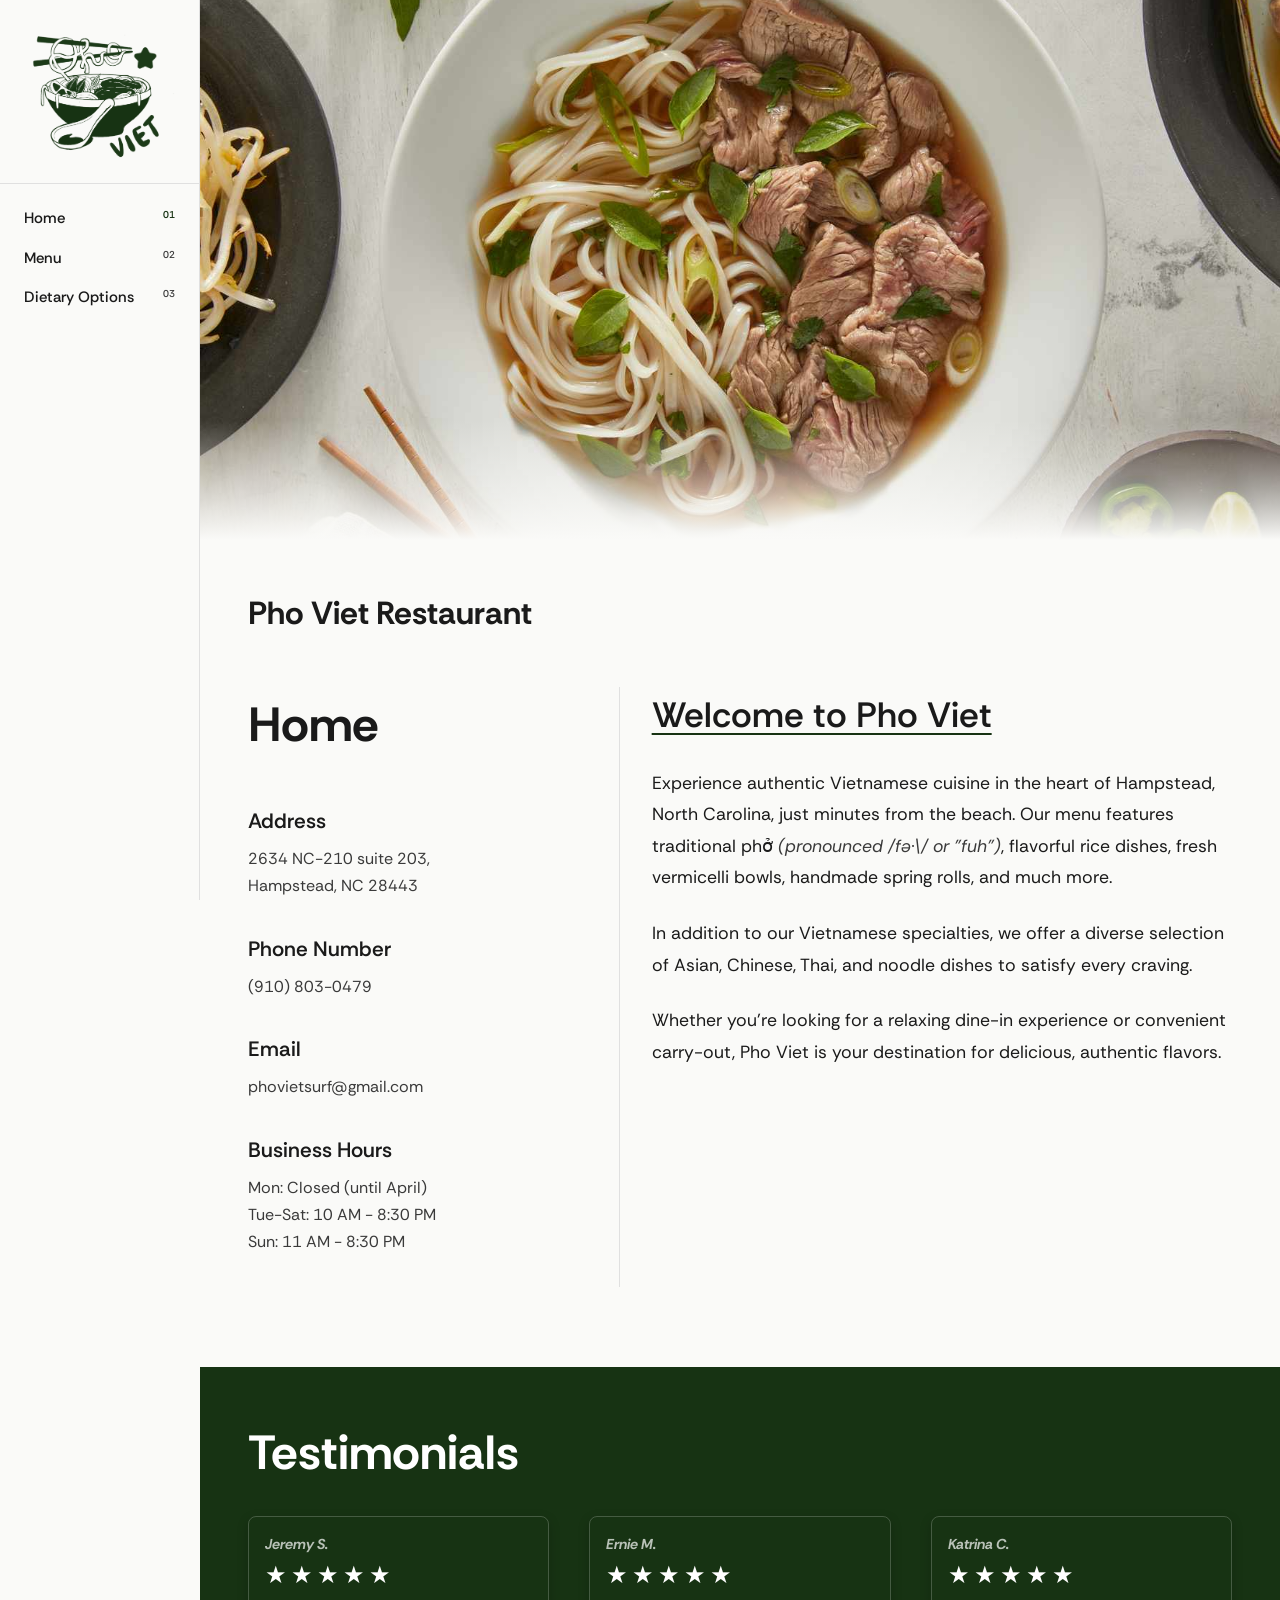
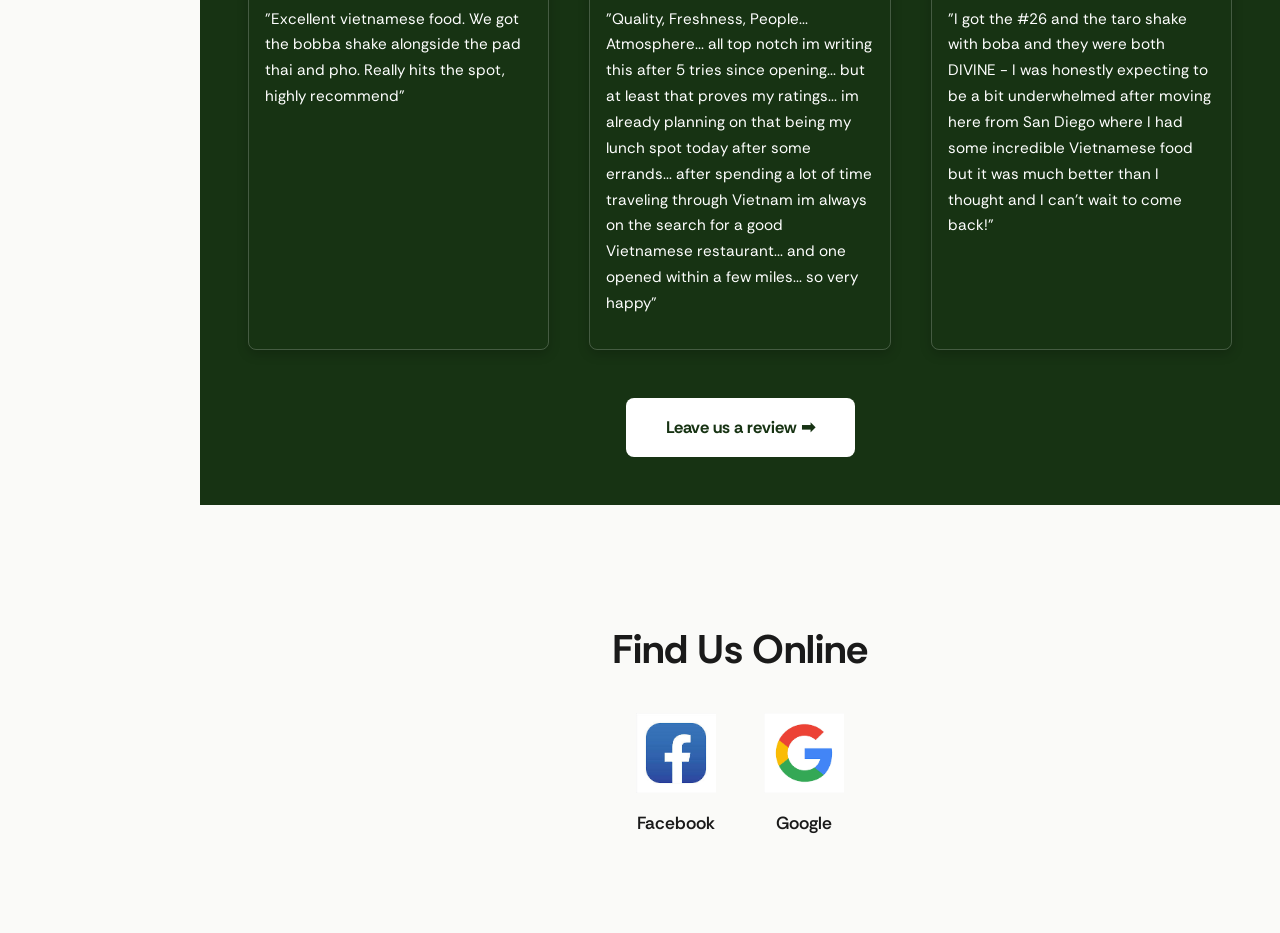
<file: index.html>
<!DOCTYPE html>
<html lang="en">
<head>
    <meta charset="UTF-8">
    <meta name="viewport" content="width=device-width, initial-scale=1.0">
    <title>Pho Viet - Authentic Vietnamese Cuisine</title>
    <link rel="preconnect" href="https://fonts.googleapis.com">
    <link rel="preconnect" href="https://fonts.gstatic.com" crossorigin>
    <link href="https://fonts.googleapis.com/css2?family=Rethink+Sans:wght@400;500;600;700&display=swap" rel="stylesheet">
    <link rel="stylesheet" href="styles.css">
</head>
<body>
    <!--Sidebar Navigation-->
    <nav class="sidebar">
        <header class="logo-container">
            <a href="index.html" class="logo-link">
                <img src="logo.png" alt="Pho Viet Logo" class="logo">
            </a>
        </header>

        <ul class="nav-links">
            <li><a href="index.html" class="nav-link active" data-section="home">Home<span class="nav-number">01</span></a></li>
            <li><a href="menu.html" class="nav-link" data-section="menu">Menu<span class="nav-number">02</span></a></li>
            <li><a href="dietary.html" class="nav-link" data-section="dieatary">Dietary Options<span class="nav-number">03</span></a></li>
        </ul>
    </nav>

    <!--Main Content-->
    <main class="main-content">
        <!--Home Section-->
        <div id="home" class="section">
            <figure class="main-image">
                <img src="228443-authentic-pho-DDMFS-4x3-0523f6531ccf4dbeb4b5bde52e007b1e.jpg" alt="Authentic Vietnamese Pho">
                <div class="main-overlay"></div>
            </figure>
            
            <div class="content-wrapper">
                <h1>Pho Viet Restaurant</h1>
                
                <div class="home-content">
                    <aside class="home-left">
                        <h2 class="section-title">Home</h2>
                        
                        <section class="info-block">
                            <h3>Address</h3>
                            <address class="info-text">2634 NC-210 suite 203,<br>Hampstead, NC 28443</address>
                        </section>

                        <section class="info-block">
                            <h3>Phone Number</h3>
                            <p class="info-text"><a href="tel:+19108030479">(910) 803-0479</a></p>
                        </section>

                        <section class="info-block">
                            <h3>Email</h3>
                            <p class="info-text"><a href="mailto:phovietsurf@gmail.com">phovietsurf@gmail.com</a></p>
                        </section>

                        <section class="info-block">
                            <h3>Business Hours</h3>
                            <p class="info-text">
                                Mon: Closed (until April)<br>
                                Tue-Sat: 10 AM - 8:30 PM<br>
                                Sun: 11 AM - 8:30 PM
                            </p>
                        </section>
                    </aside>

                    <section class="home-right">
                        <h2 class="welcome-title">Welcome to Pho Viet</h2>
                        
                        <p class="welcome-text">
                            Experience authentic Vietnamese cuisine in the heart of Hampstead, North Carolina, just minutes from the beach. Our menu features traditional phở <em>(pronounced /fə·\/ or "fuh")</em>, flavorful rice dishes, fresh vermicelli bowls, handmade spring rolls, and much more.
                        </p>

                        <p class="welcome-text">
                            In addition to our Vietnamese specialties, we offer a diverse selection of Asian, Chinese, Thai, and noodle dishes to satisfy every craving.
                        </p>

                        <p class="welcome-text">
                            Whether you're looking for a relaxing dine-in experience or convenient carry-out, Pho Viet is your destination for delicious, authentic flavors.
                        </p>
                    </section>
                </div>

                <!--Testimonials-->
                <section class="testimonials-section">
                    <h2 class="testimonials-title">Testimonials</h2>
                    <div class="testimonials-grid">
                        <article class="testimonial-card">
                            <h2 class="testimonial-author">Jeremy S.</h2>
                            <div class="stars">★★★★★</div>
                            <p class="testimonial-text">"Excellent vietnamese food. We got the bobba shake alongside the pad thai and pho. Really hits the spot, highly recommend"</p>
                        </article>

                        <article class="testimonial-card">
                            <h2 class="testimonial-author">Ernie M.</h2>
                            <div class="stars">★★★★★</div>
                            <p class="testimonial-text">"Quality, Freshness, People... Atmosphere... all top notch im writing this after 5 tries since opening... but at least that proves my ratings... im already planning on that being my lunch spot today after some errands... after spending a lot of time traveling through Vietnam im always on the search for a good Vietnamese restaurant... and one opened within a few miles... so very happy"</p>
                        </article>

                        <article class="testimonial-card">
                            <h2 class="testimonial-author">Katrina C.</h2>
                            <div class="stars">★★★★★</div>
                            <p class="testimonial-text">"I got the #26 and the taro shake with boba and they were both DIVINE - I was honestly expecting to be a bit underwhelmed after moving here from San Diego where I had some incredible Vietnamese food but it was much better than I thought and I can't wait to come back!"</p>
                        </article>
                    </div>

                    <div class="review-cta">
                        <a href="https://www.yelp.com/biz/pho-viet-hampstead" target="_blank" rel="noopener noreferrer" class="review-button">Leave us a review ➡</a>
                    </div>
                </section>

                <!--Find Us Online-->
                <section class="find-us-online-section">
                    <h2 class="find-us-title">Find Us Online</h2>
                    <nav class="social-links-grid" aria-label="Social media links">
                        <a href="https://www.facebook.com/p/Pho-Viet-Restaurant-61581744141910/" target="_blank" rel="noopener noreferrer" class="social-link">
                            <img src="facebook.jpg" alt="Facebook" class="social-icon">
                            <span class="social-name">Facebook</span>
                        </a>
                        <a href="https://www.google.com/maps/place/Pho+Viet+Restaurant/@34.3961657,-77.6894474,17z/" target="_blank" rel="noopener noreferrer" class="social-link">
                            <img src="google.png" alt="Google" class="social-icon">
                            <span class="social-name">Google</span>
                        </a>
                    </nav>
                </section>
            </div>
        </div>
</body>
</html>
</file>
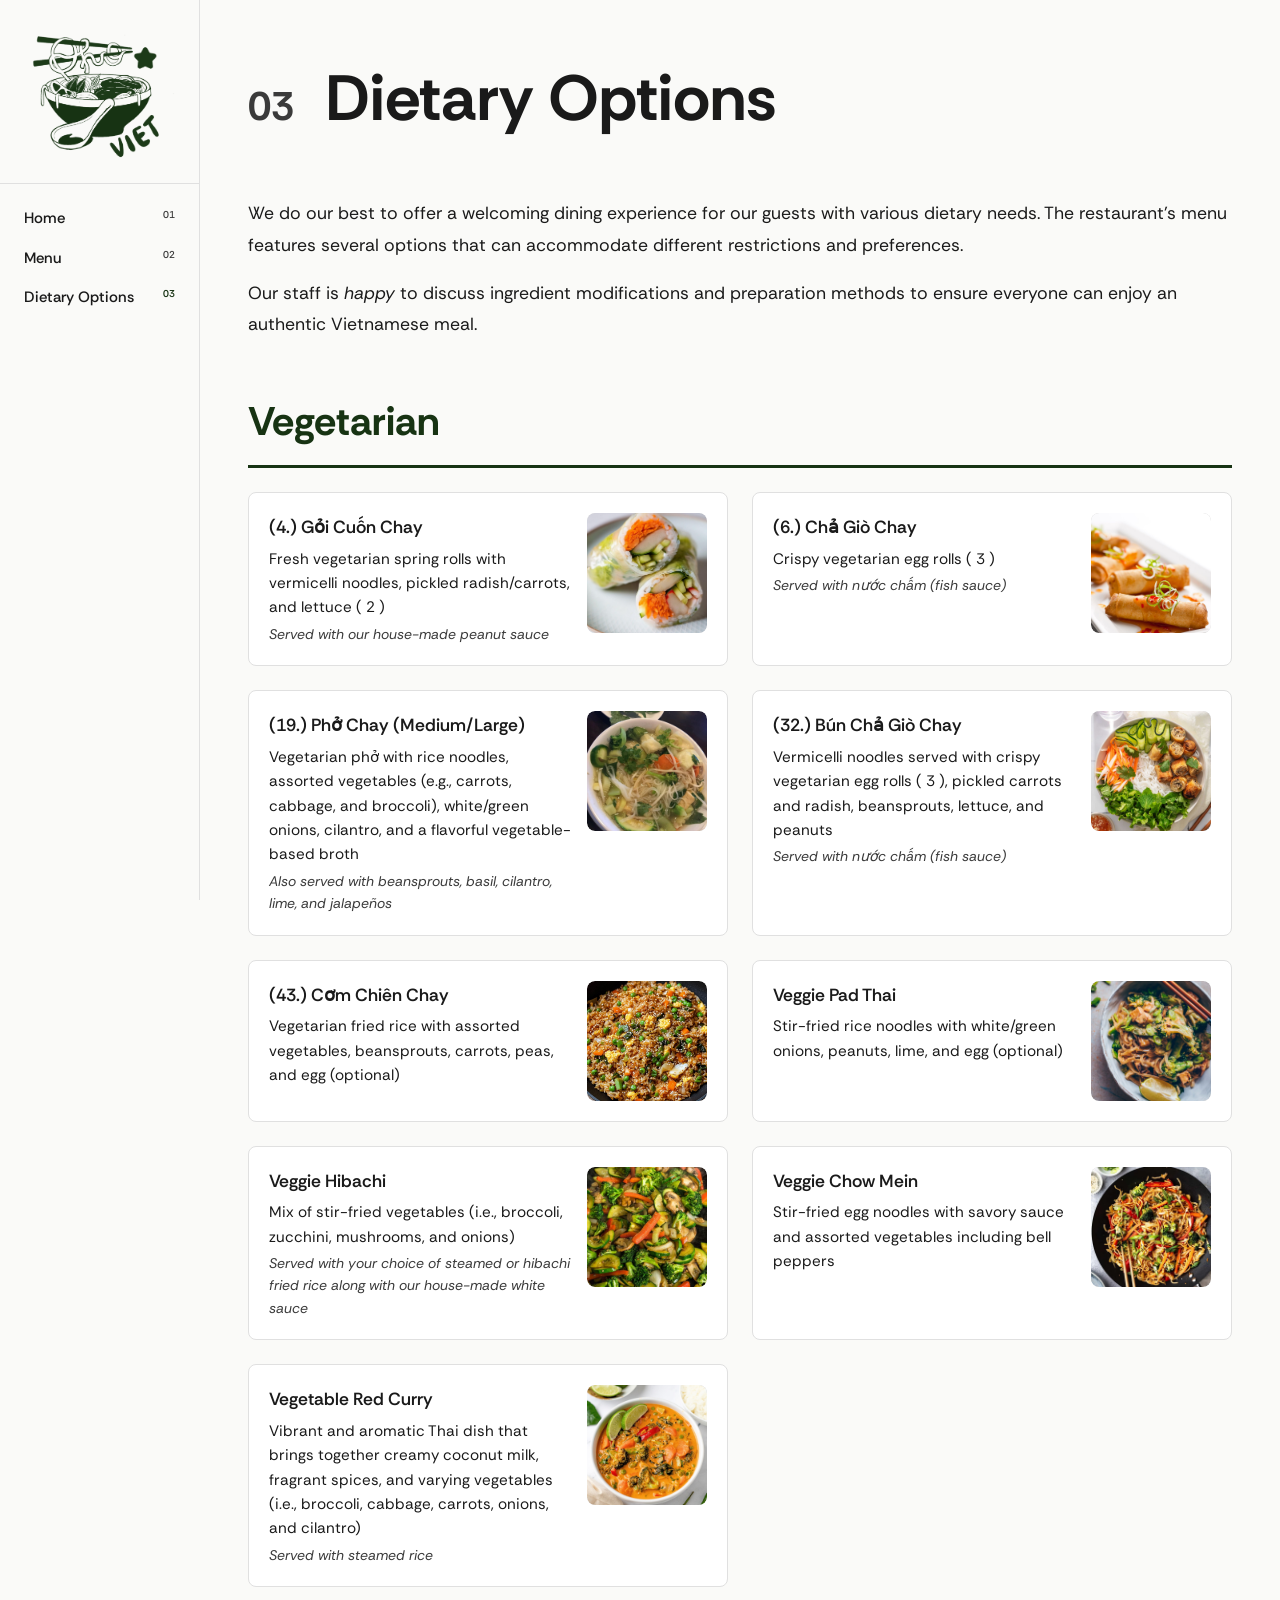
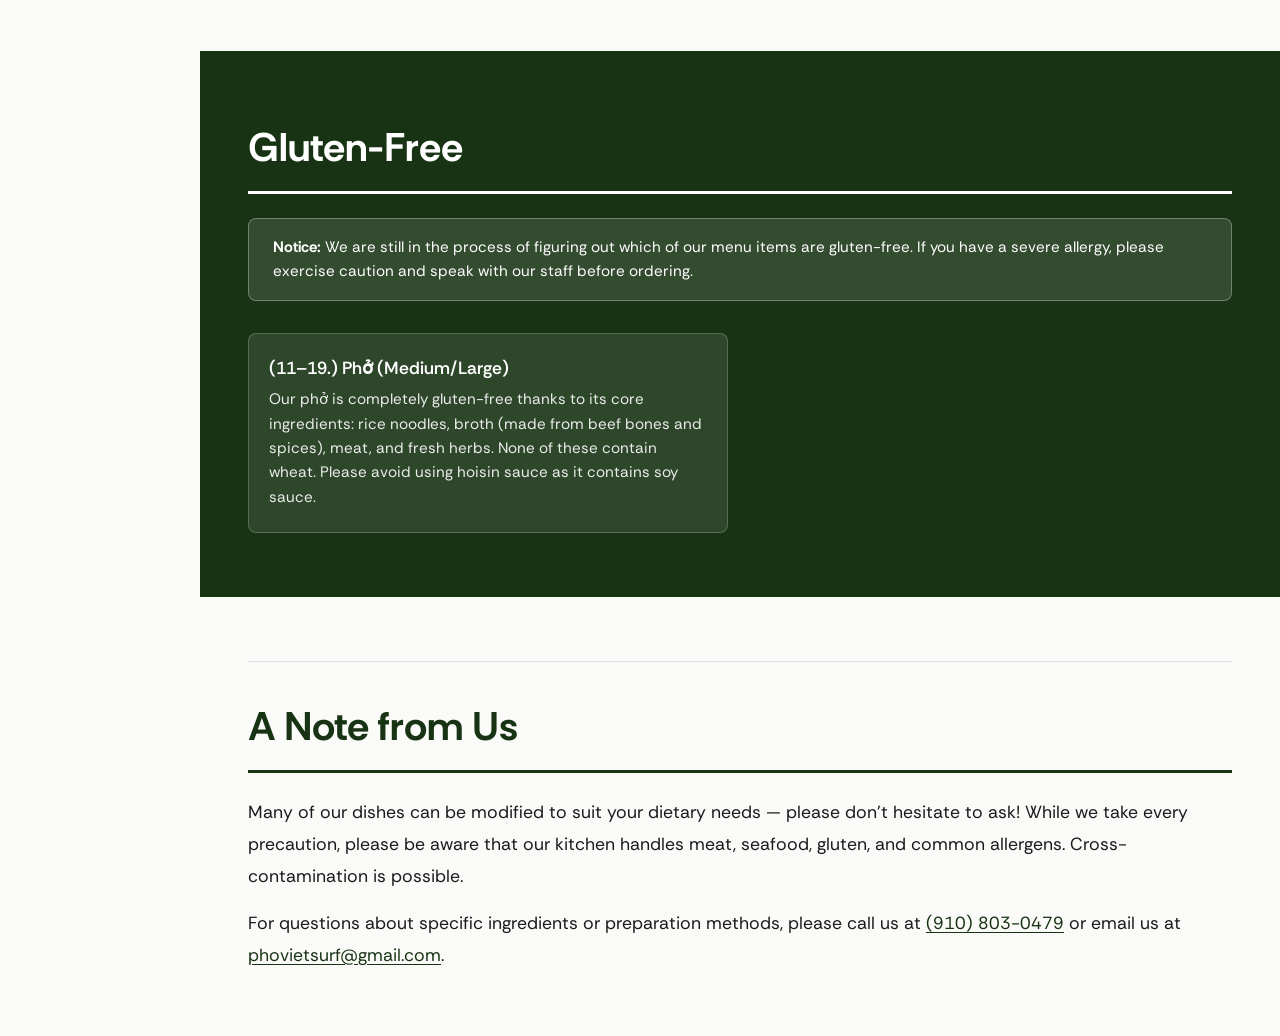
<file: dietary.html>
<!DOCTYPE html>
<html lang="en">
<head>
    <meta charset="UTF-8">
    <meta name="viewport" content="width=device-width, initial-scale=1.0">
    <title>Dietary Options - Pho Viet Restaurant</title>
    <link rel="preconnect" href="https://fonts.googleapis.com">
    <link rel="preconnect" href="https://fonts.gstatic.com" crossorigin>
    <link href="https://fonts.googleapis.com/css2?family=Rethink+Sans:wght@400;500;600;700&display=swap" rel="stylesheet">
    <link rel="stylesheet" href="styles.css">
</head>
<body>
    <!--Sidebar Navigation-->
    <nav class="sidebar">
        <header class="logo-container">
            <a href="index.html" class="logo-link">
                <img src="logo.png" alt="Pho Viet Logo" class="logo">
            </a>
        </header>

        <ul class="nav-links">
            <li><a href="index.html" class="nav-link" data-section="home">Home<span class="nav-number">01</span></a></li>
            <li><a href="menu.html" class="nav-link" data-section="menu">Menu<span class="nav-number">02</span></a></li>
            <li><a href="dietary.html" class="nav-link active" data-section="dietary">Dietary Options<span class="nav-number">03</span></a></li>
        </ul>
    </nav>

    <!--Main Content-->
    <main class="main-content">
        <!--Dietary Options Section-->
        <section id="dietary" class="section">
            <div class="content-wrapper">
                <!--Header-->
                <div class="section-header">
                    <h1 class="section-title"><span class="section-num">03</span> Dietary Options</h1>
                </div>
                <!--Intro-->
                <div class="dietary-intro">
                    <p class="dietary-intro-text">We do our best to offer a welcoming dining experience for our guests with various dietary needs. The restaurant's menu features several options that can accommodate different restrictions and preferences.</p>
                    <p class="dietary-intro-text">Our staff is <em>happy</em> to discuss ingredient modifications and preparation methods to ensure everyone can enjoy an authentic Vietnamese meal.</p>
                </div>
                <!--Vegetarian Section-->
                <div class="dietary-category">
                    <h2 class="dietary-cat-title">Vegetarian</h2>
                    <div class="dietary-items-grid">
                        <article class="dietary-item">
                            <div class="dietary-item-info">
                                <h3 class="dietary-item-name">(4.) Gỏi Cuốn Chay</h3>
                                <p class="dietary-item-desc">Fresh vegetarian spring rolls with vermicelli noodles, pickled radish/carrots, and lettuce ( 2 )</p>
                                <p class="dietary-item-note">Served with our house-made peanut sauce</p>
                            </div>
                            <div class="dietary-item-image">
                                <img src="menupic/goicuonchay.JPG" alt="Gỏi Cuốn Chay">
                            </div>
                        </article>

                        <article class="dietary-item">
                            <div class="dietary-item-info">
                                <h3 class="dietary-item-name">(6.) Chả Giò Chay</h3>
                                <p class="dietary-item-desc">Crispy vegetarian egg rolls ( 3 )</p>
                                <p class="dietary-item-note">Served with nước chấm (fish sauce)</p>
                            </div>
                            <div class="dietary-item-image">
                                <img src="menupic/chagiochay.JPG" alt="Chả Giò Chay">
                            </div>
                        </article>

                        <article class="dietary-item">
                            <div class="dietary-item-info">
                                <h3 class="dietary-item-name">(19.) Phở Chay (Medium/Large)</h3>
                                <p class="dietary-item-desc">Vegetarian phở with rice noodles, assorted vegetables (e.g., carrots, cabbage, and broccoli), white/green onions, cilantro, and a flavorful vegetable-based broth</p>
                                <p class="dietary-item-note">Also served with beansprouts, basil, cilantro, lime, and jalapeños</p>
                            </div>
                            <div class="dietary-item-image">
                                <img src="menupic/phochay.JPG" alt="Phở Chay">
                            </div>
                        </article>

                        <article class="dietary-item">
                            <div class="dietary-item-info">
                                <h3 class="dietary-item-name">(32.) Bún Chả Giò Chay</h3>
                                <p class="dietary-item-desc">Vermicelli noodles served with crispy vegetarian egg rolls ( 3 ), pickled carrots and radish, beansprouts, lettuce, and peanuts</p>
                                <p class="dietary-item-note">Served with nước chấm (fish sauce)</p>
                            </div>
                            <div class="dietary-item-image">
                                <img src="menupic/bunchagiochay.JPG" alt="Bún Chả Giò Chay">
                            </div>
                        </article>

                        <article class="dietary-item">
                            <div class="dietary-item-info">
                                <h3 class="dietary-item-name">(43.) Cơm Chiên Chay</h3>
                                <p class="dietary-item-desc">Vegetarian fried rice with assorted vegetables, beansprouts, carrots, peas, and egg (optional)</p>
                            </div>
                            <div class="dietary-item-image">
                                <img src="menupic/veggiefriedrice.JPG" alt="Cơm Chiên Chay">
                            </div>
                        </article>

                        <article class="dietary-item">
                            <div class="dietary-item-info">
                                <h3 class="dietary-item-name">Veggie Pad Thai</h3>
                                <p class="dietary-item-desc">Stir-fried rice noodles with white/green onions, peanuts, lime, and egg (optional)</p>
                            </div>
                            <div class="dietary-item-image">
                                <img src="menupic/veggiepadthai.JPG" alt="Veggie Pad Thai">
                            </div>
                        </article>

                        <article class="dietary-item">
                            <div class="dietary-item-info">
                                <h3 class="dietary-item-name">Veggie Hibachi</h3>
                                <p class="dietary-item-desc">Mix of stir-fried vegetables (i.e., broccoli, zucchini, mushrooms, and onions)</p>
                                <p class="dietary-item-note">Served with your choice of steamed or hibachi fried rice along with our house-made white sauce</p>
                            </div>
                            <div class="dietary-item-image">
                                <img src="menupic/veggiehibachi.JPG" alt="Veggie Hibachi">
                            </div>
                        </article>

                        <article class="dietary-item">
                            <div class="dietary-item-info">
                                <h3 class="dietary-item-name">Veggie Chow Mein</h3>
                                <p class="dietary-item-desc">Stir-fried egg noodles with savory sauce and assorted vegetables including bell peppers</p>
                            </div>
                            <div class="dietary-item-image">
                                <img src="menupic/veggiechomen.JPG" alt="Veggie Chow Mein">
                            </div>
                        </article>

                        <article class="dietary-item">
                            <div class="dietary-item-info">
                                <h3 class="dietary-item-name">Vegetable Red Curry</h3>
                                <p class="dietary-item-desc">Vibrant and aromatic Thai dish that brings together creamy coconut milk, fragrant spices, and varying vegetables (i.e., broccoli, cabbage, carrots, onions, and cilantro)</p>
                                <p class="dietary-item-note">Served with steamed rice</p>
                            </div>
                            <div class="dietary-item-image">
                                <img src="menupic/veggieredcurry.JPG" alt="Vegetable Red Curry">
                            </div>
                        </article>
                    </div>
                </div>

                <!--Gluten-Free Section-->
                <div class="dietary-category-fullwidth">
                    <div class="dietary-fullwidth-inner">
                        <h2 class="dietary-cat-title dietary-cat-title-light">Gluten-Free</h2>
                        <!--Notice Section-->
                        <div class="dietary-notice">
                            <p><strong>Notice:</strong> We are still in the process of figuring out which of our menu items are gluten-free. If you have a severe allergy, please exercise caution and speak with our staff before ordering.</p>
                        </div>
                        <div class="dietary-items-grid">

                            <article class="dietary-item dietary-item-light">
                                <div class="dietary-item-info">
                                    <h3 class="dietary-item-name">(11&#8211;19.) Phở (Medium/Large)</h3>
                                    <p class="dietary-item-desc">Our phở is completely gluten-free thanks to its core ingredients: rice noodles, broth (made from beef bones and spices), meat, and fresh herbs. None of these contain wheat. Please avoid using hoisin sauce as it contains soy sauce.</p>
                                </div>
                            </article>

                        </div>
                    </div>
                </div>
                <!--Notes-->
                <div class="dietary-notes-section">
                    <h2 class="dietary-cat-title">A Note from Us</h2>
                    <p class="dietary-intro-text">Many of our dishes can be modified to suit your dietary needs &#8212; please don't hesitate to ask! While we take every precaution, please be aware that our kitchen handles meat, seafood, gluten, and common allergens. Cross-contamination is possible.</p>
                    <p class="dietary-intro-text">For questions about specific ingredients or preparation methods, please call us at <a href="tel:+19108030479" class="dietary-phone-link">(910) 803-0479</a> or email us at <a href="mailto:phovietsurf@gmail.com" class="dietary-phone-link">phovietsurf@gmail.com</a>.</p>
                </div>
            </div>
        </section>
    </main>
</body>
</html>
</file>
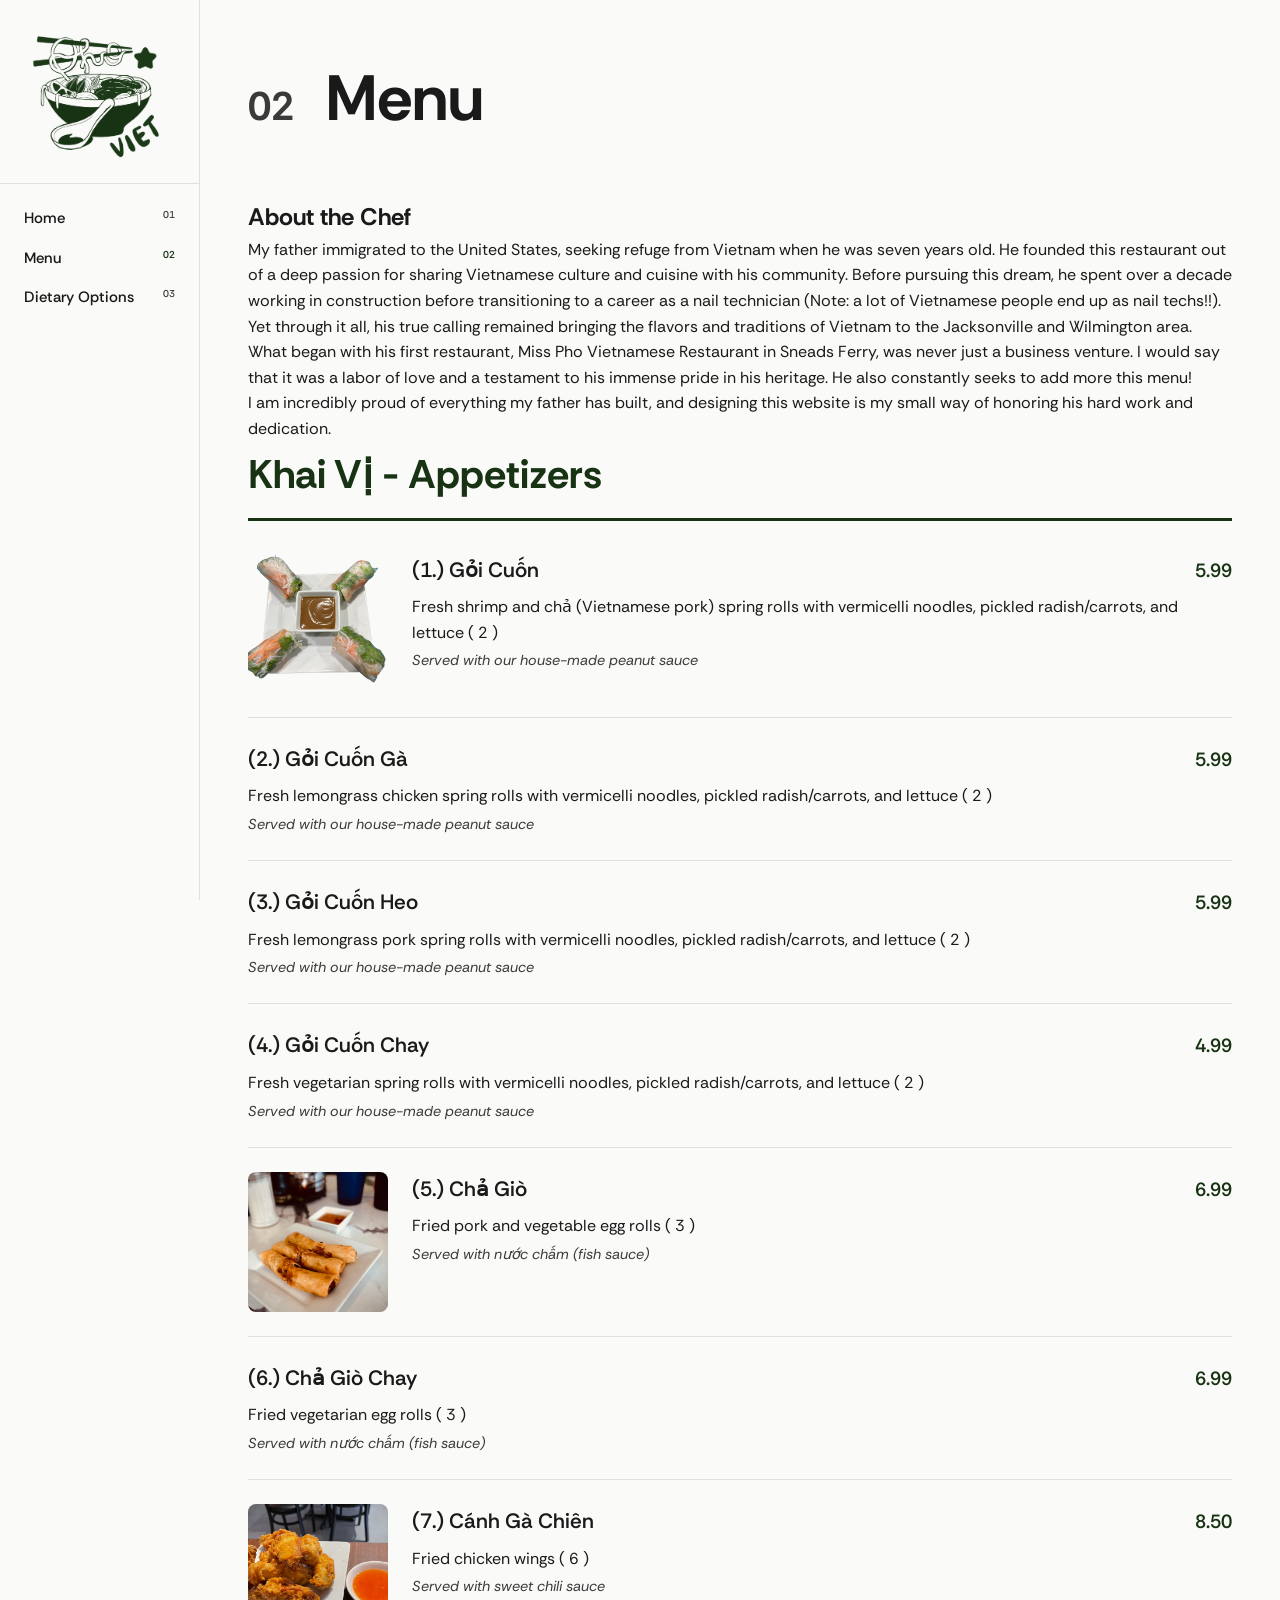
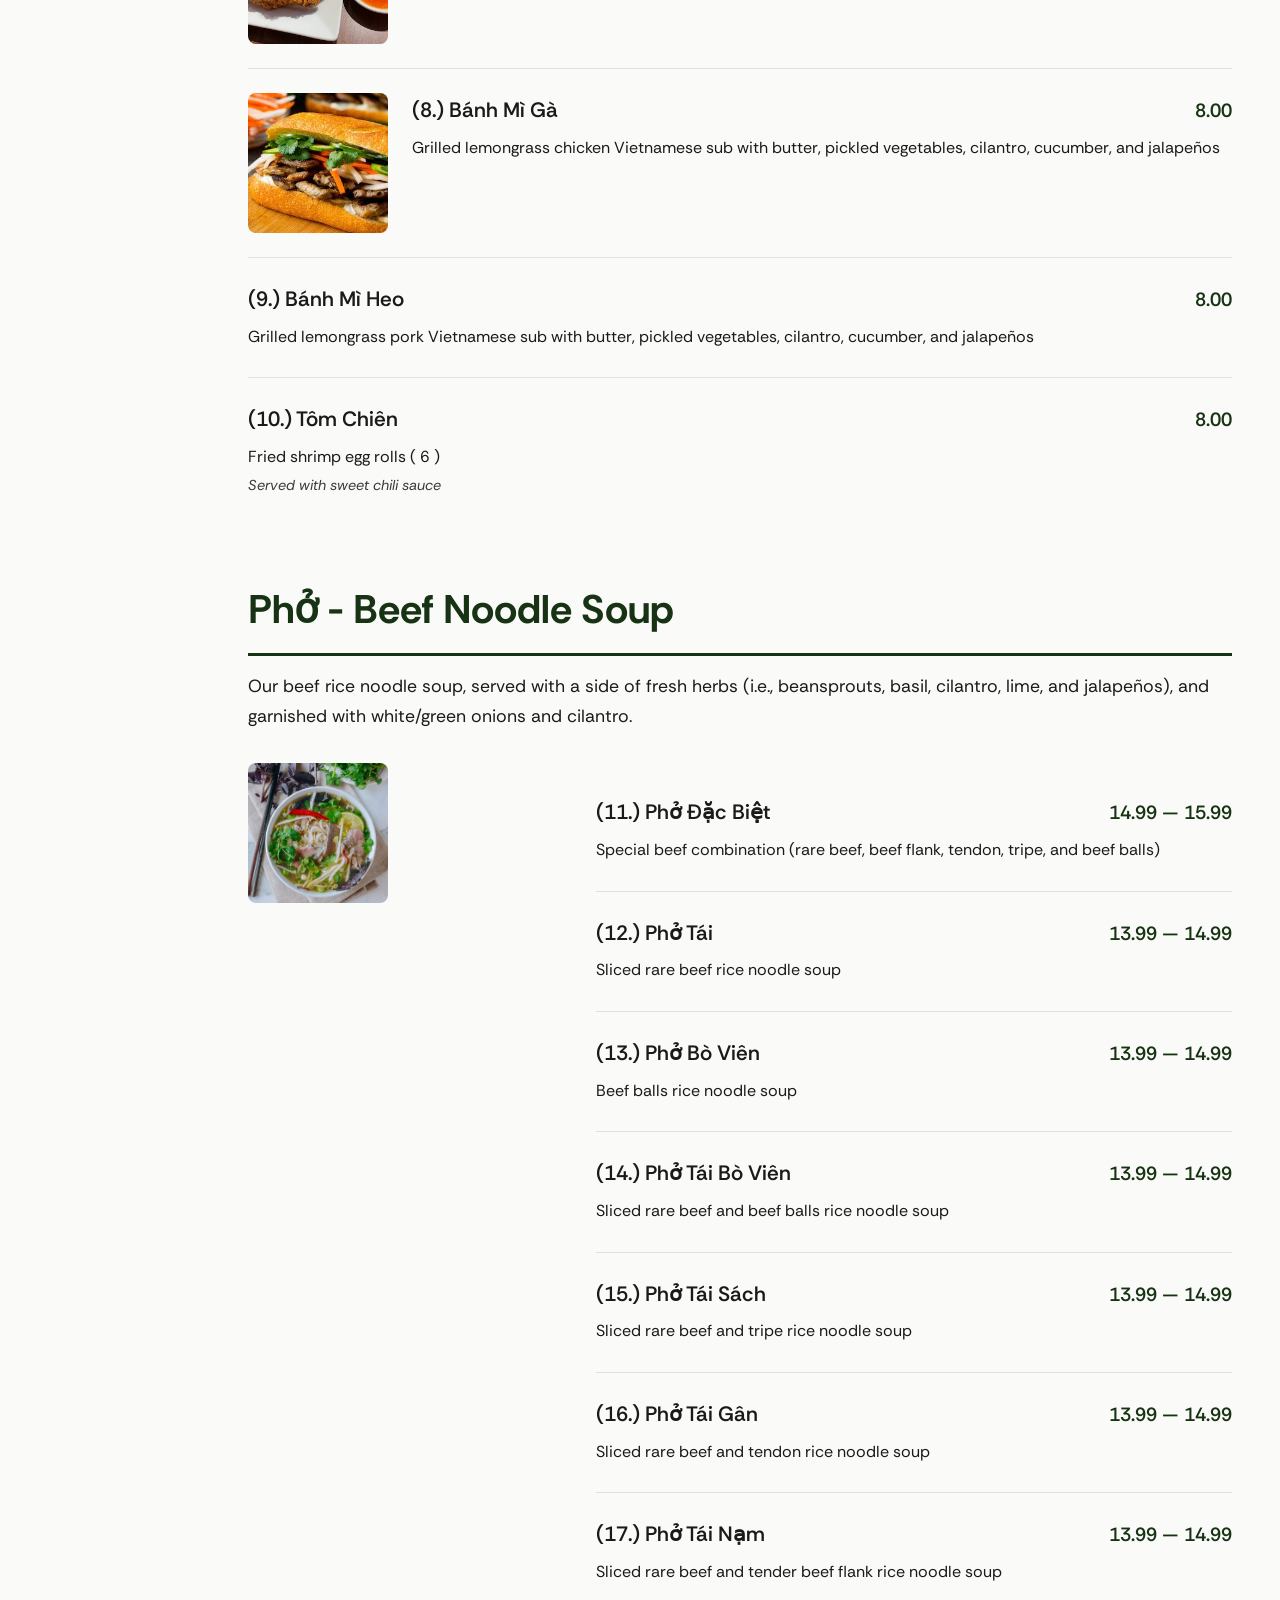
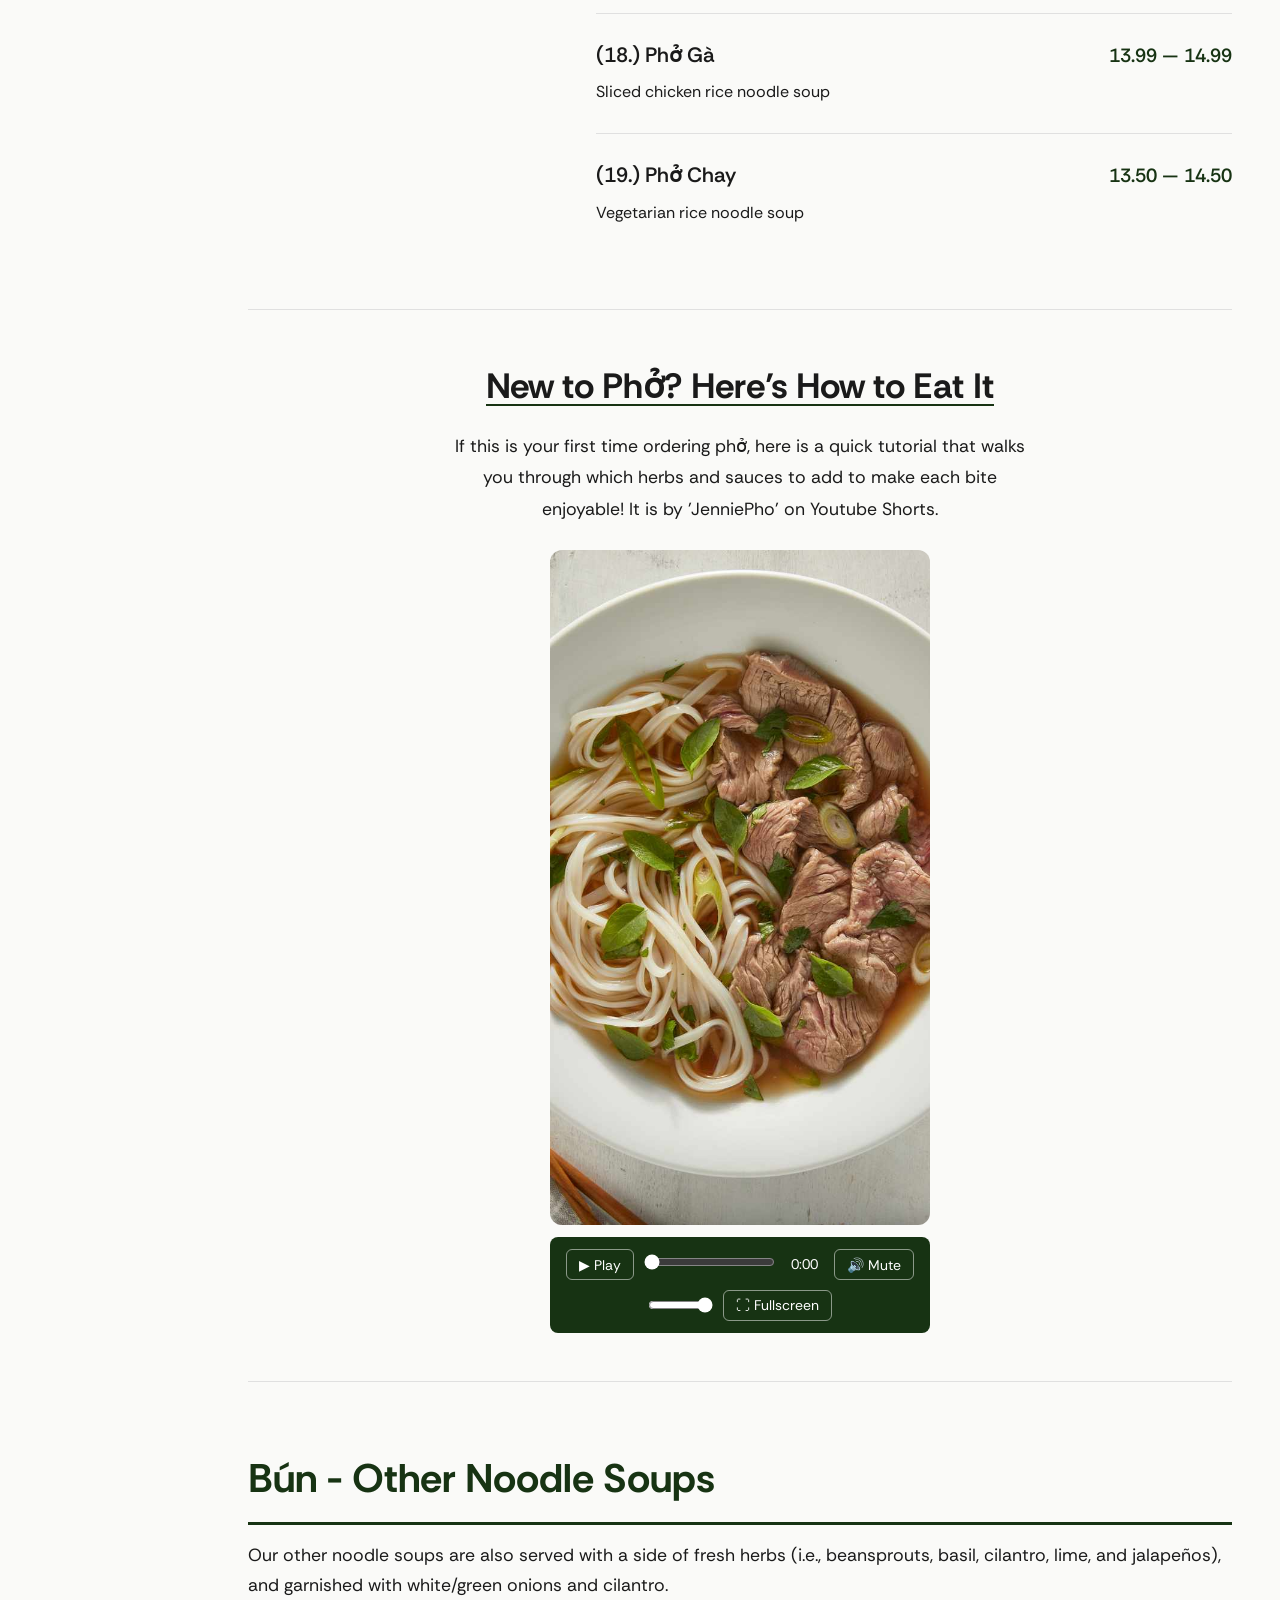
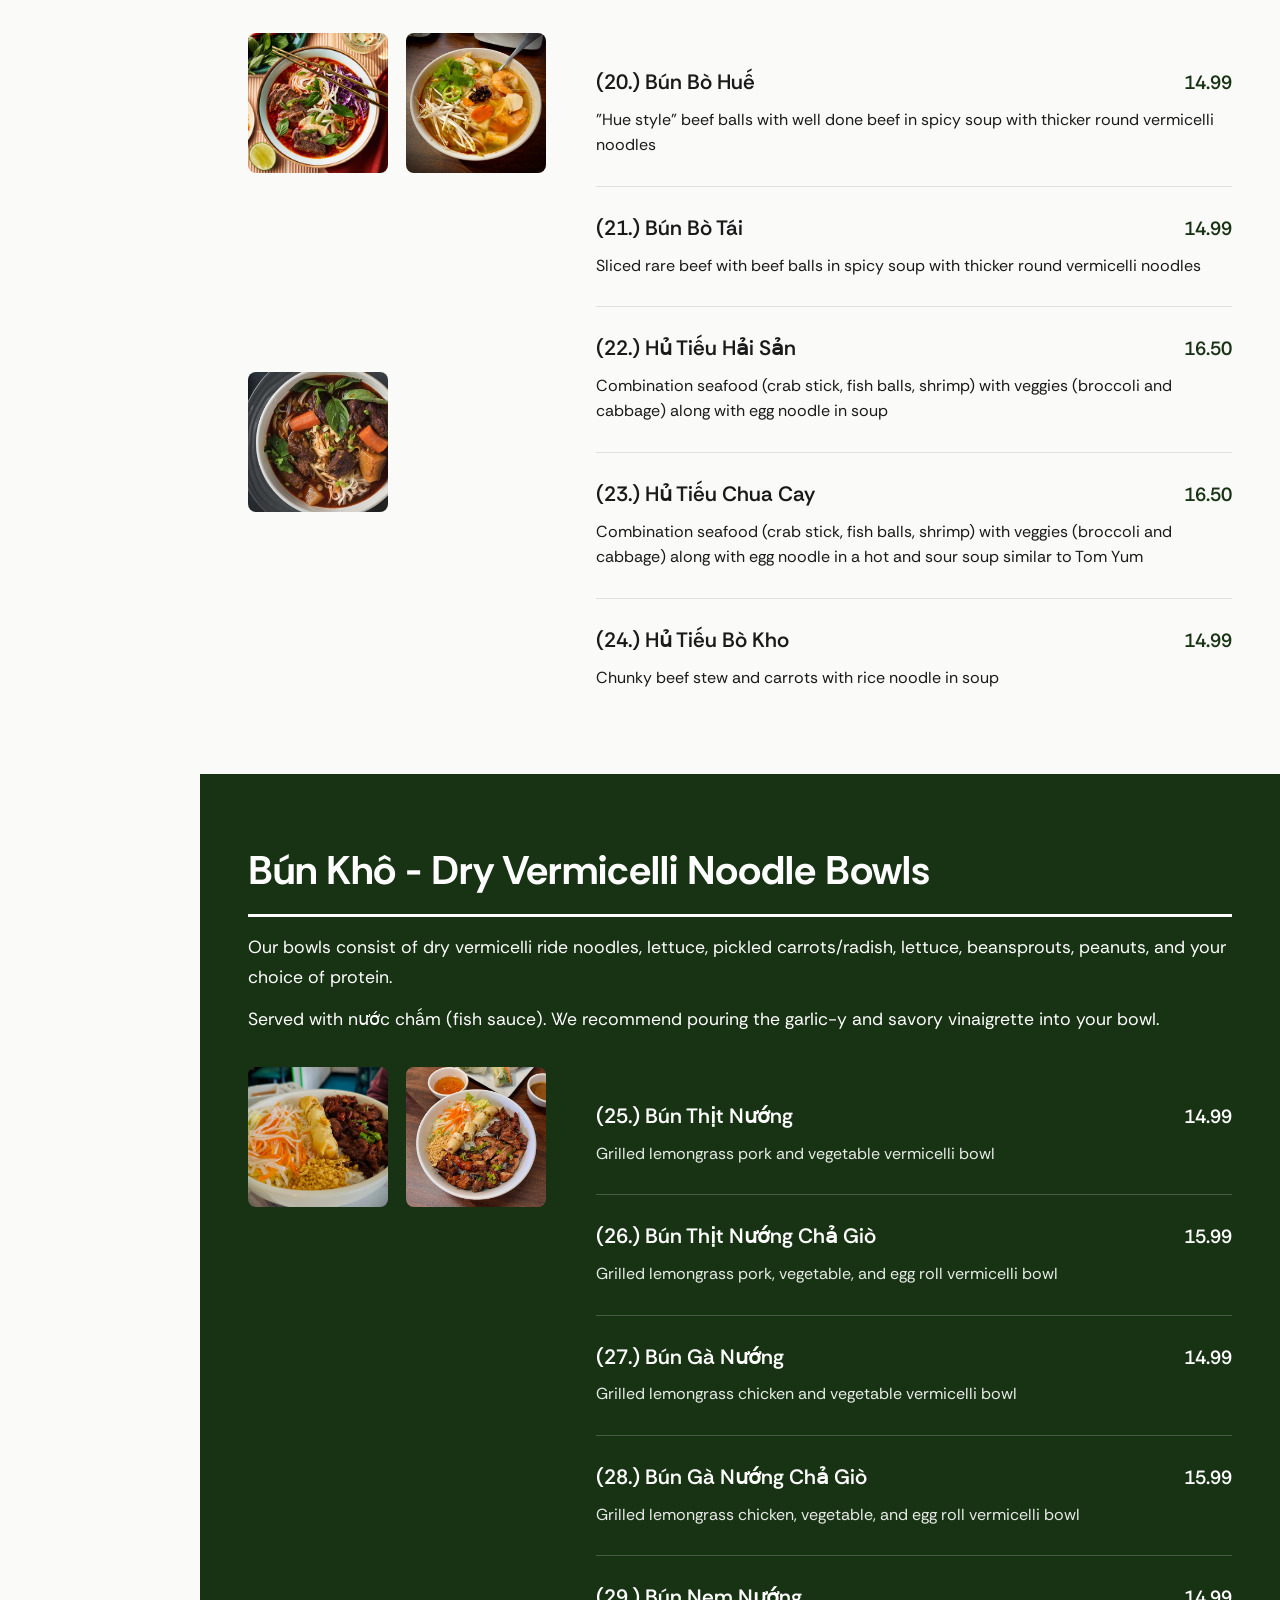
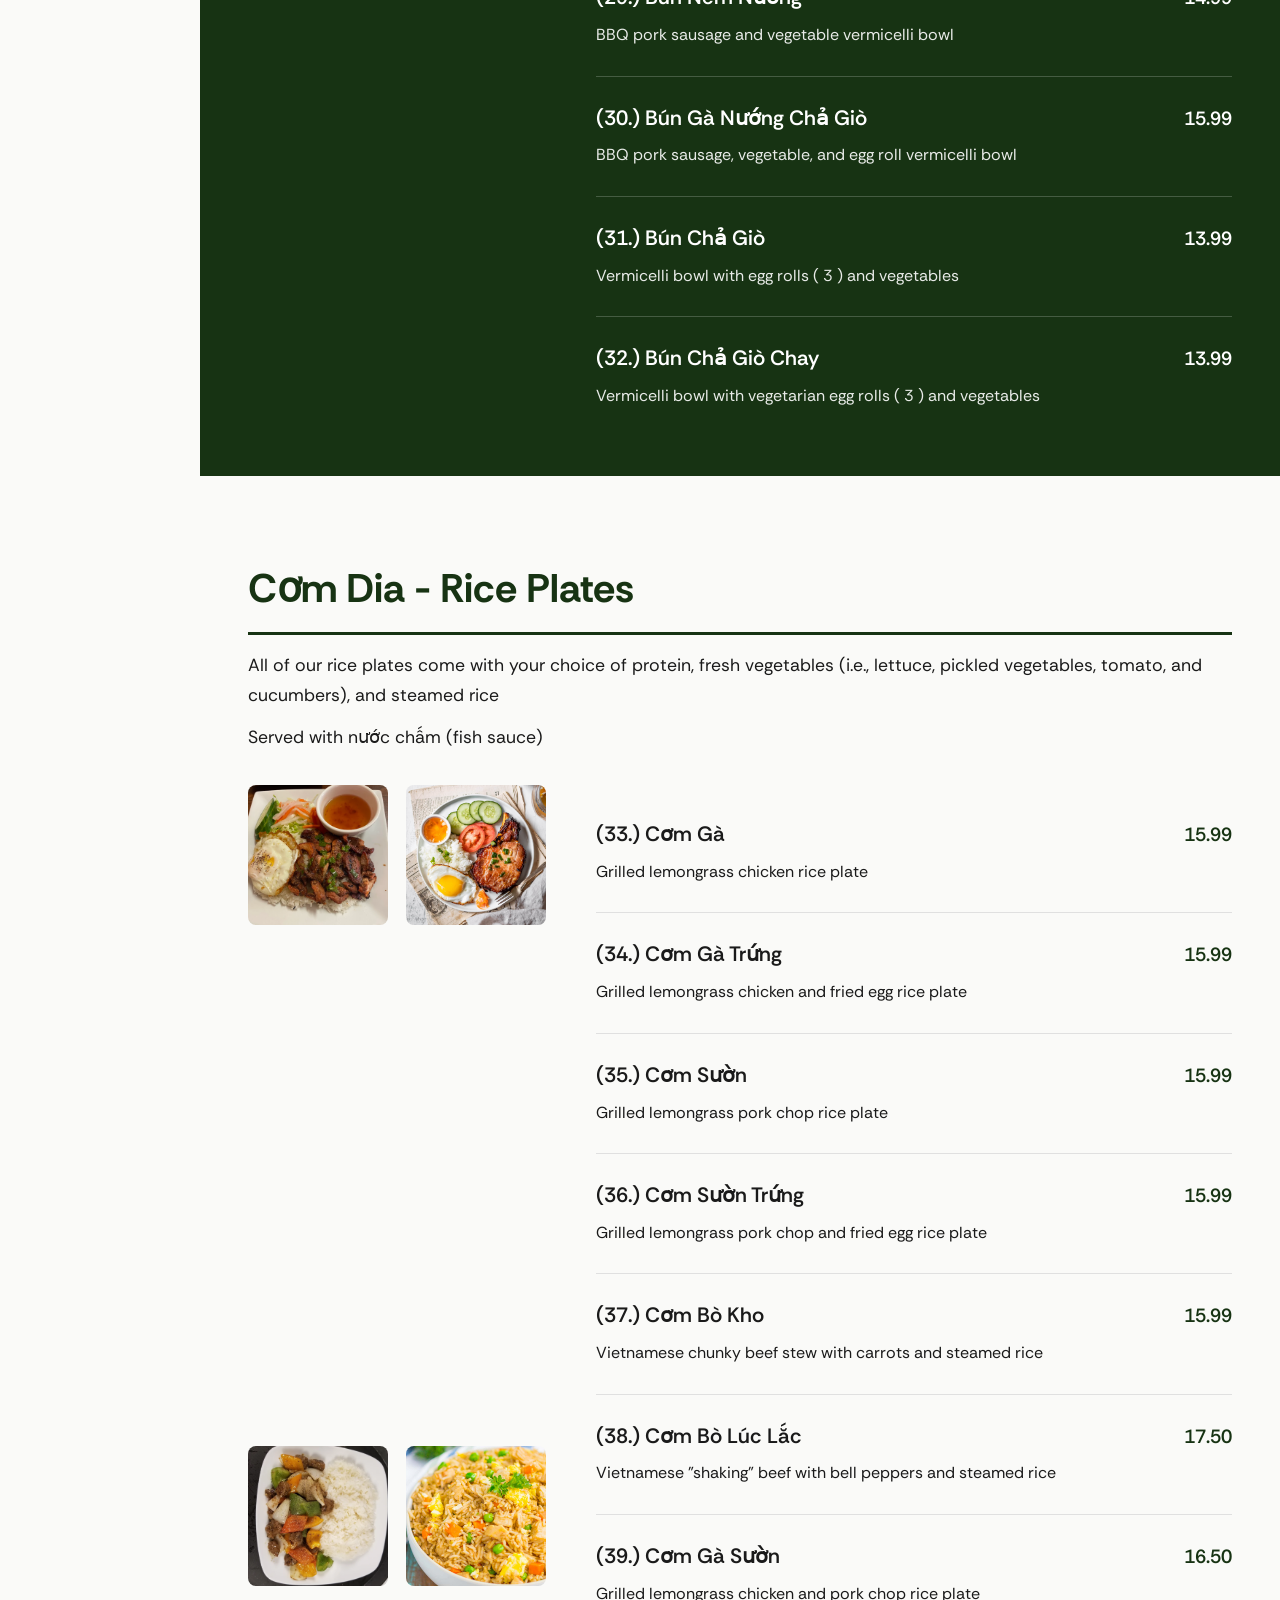
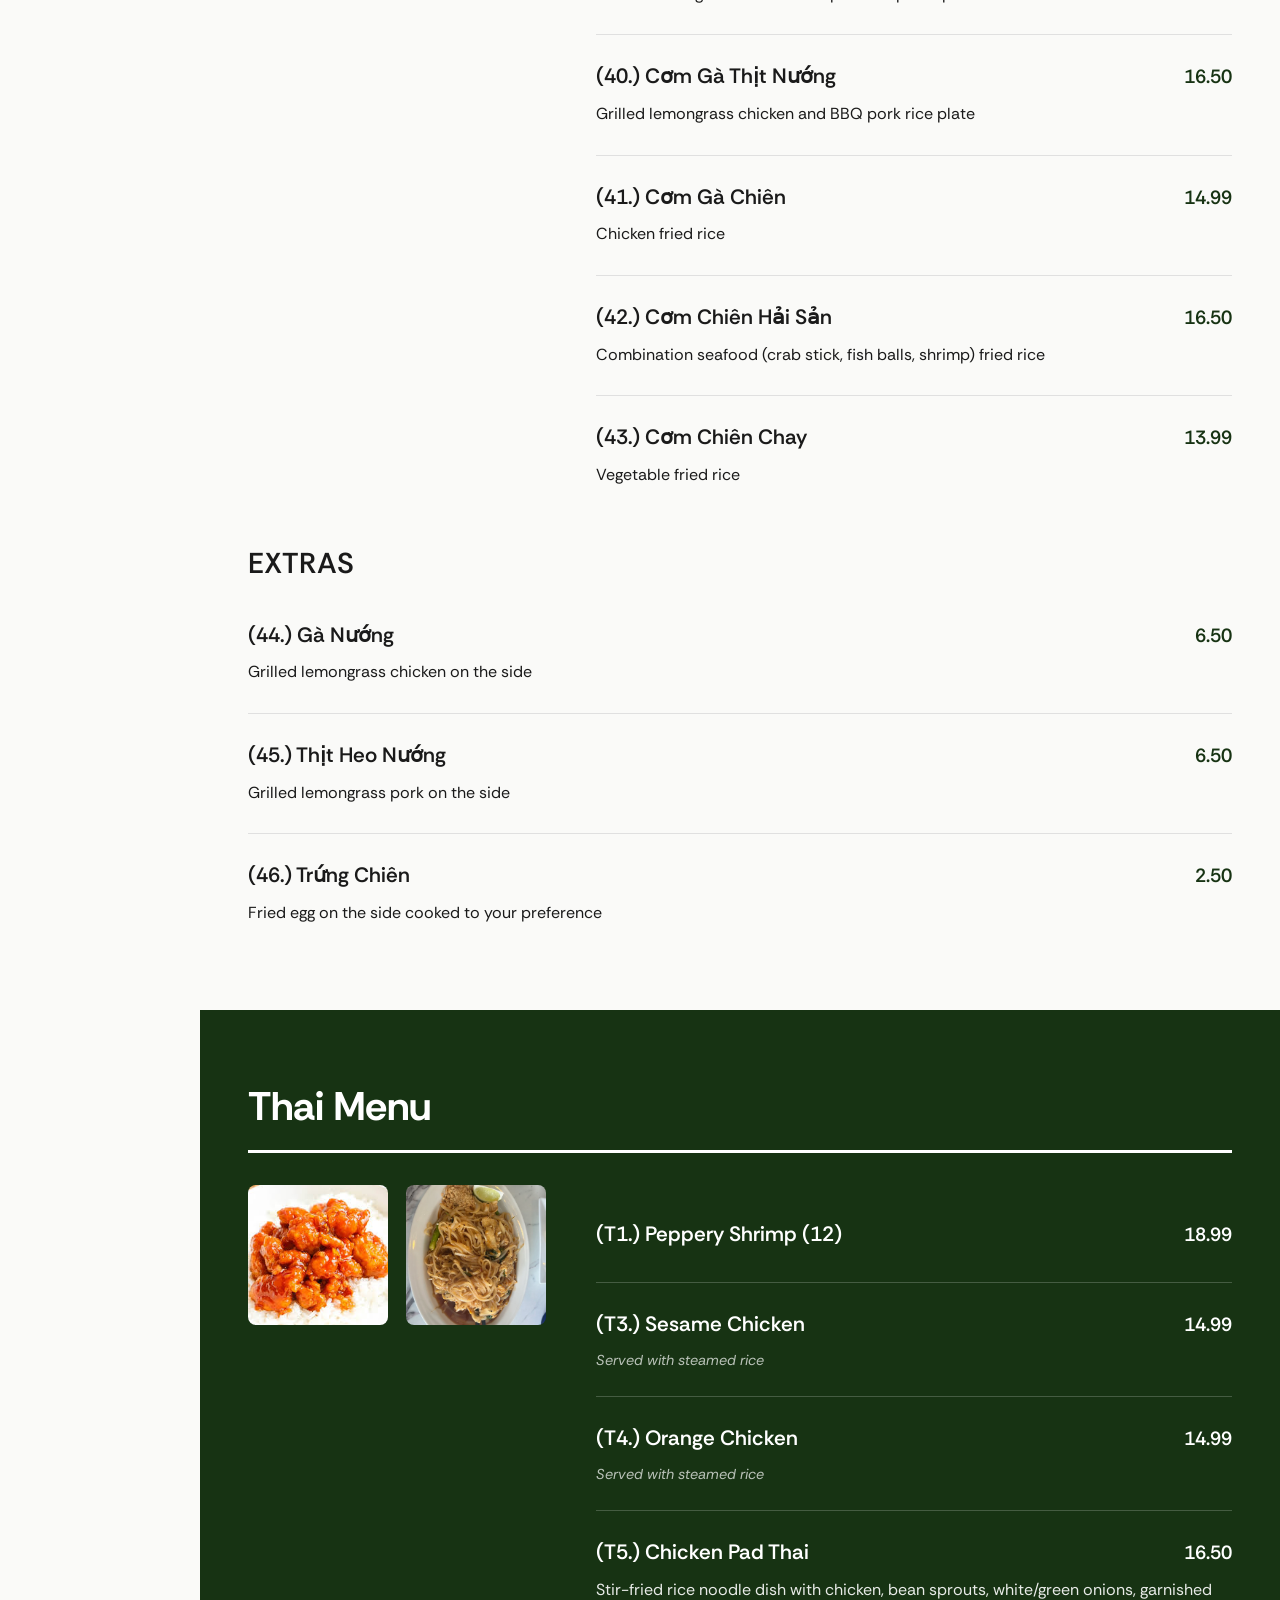
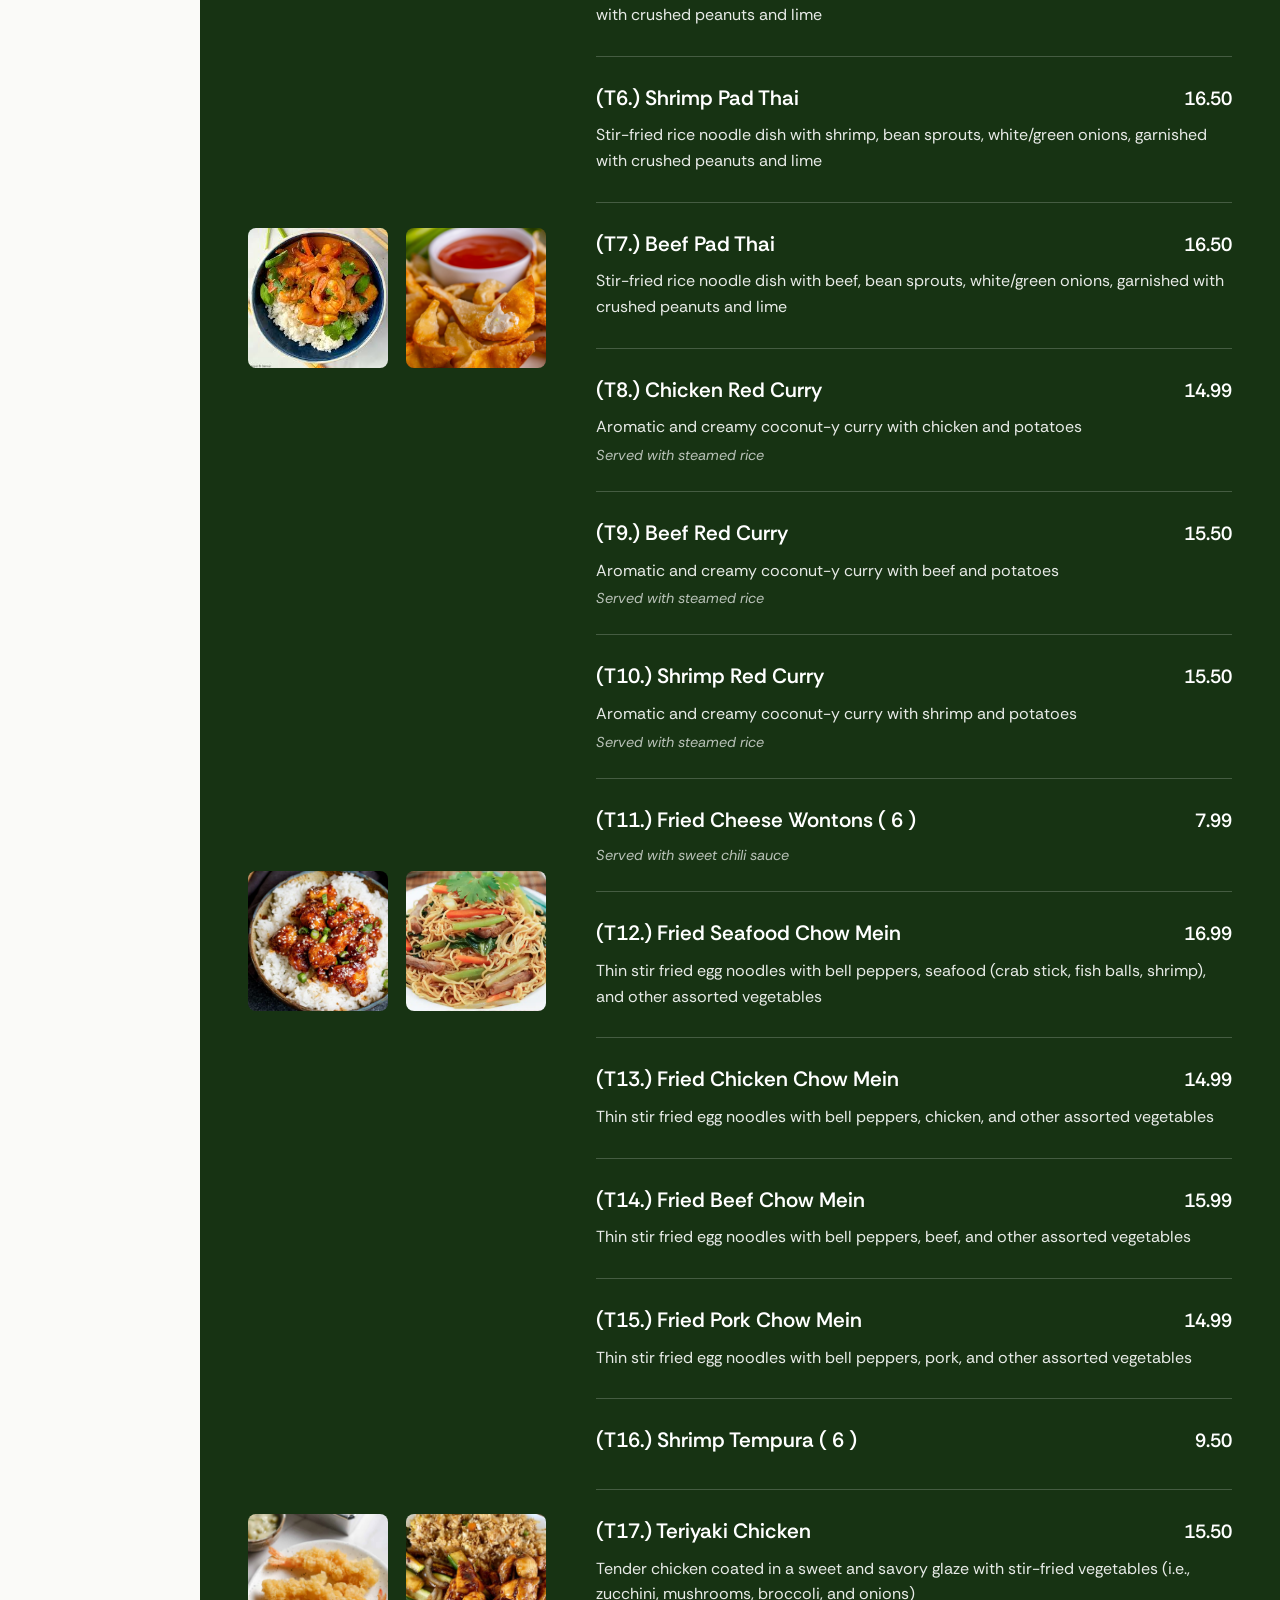
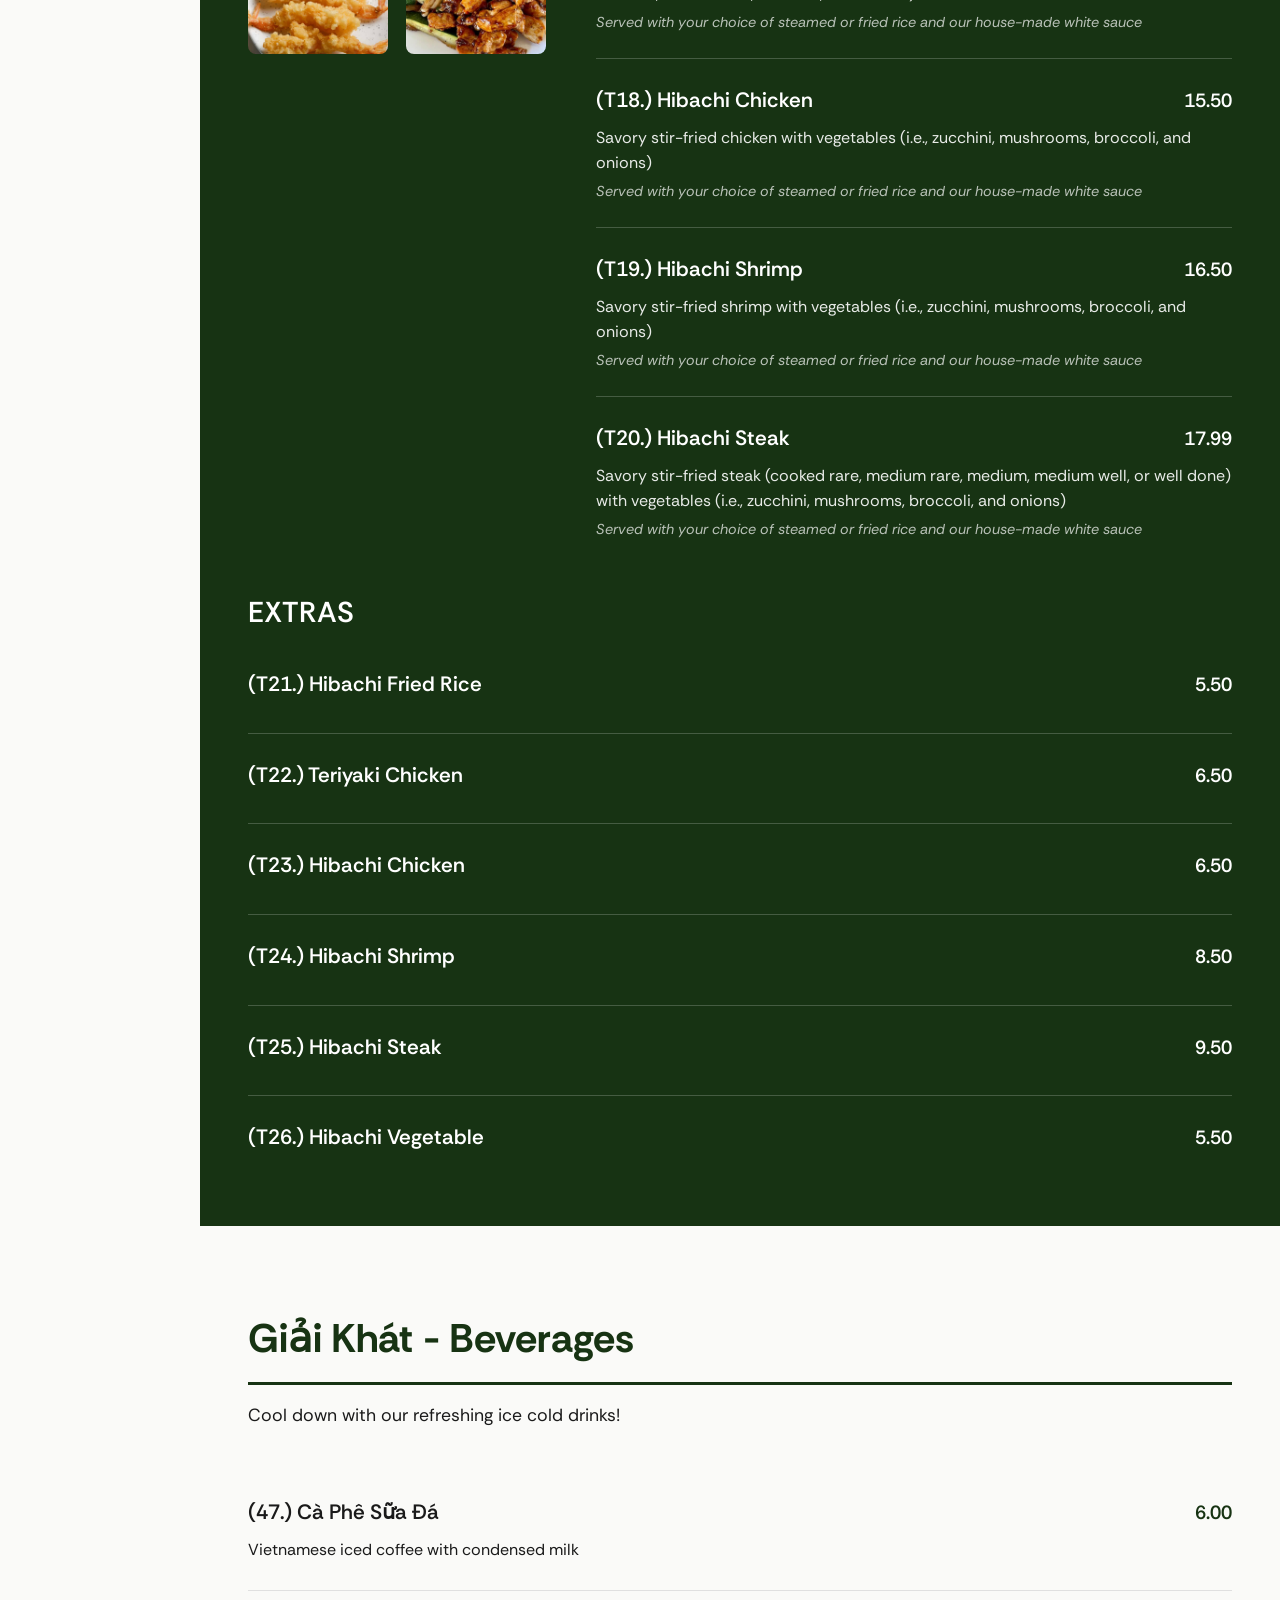
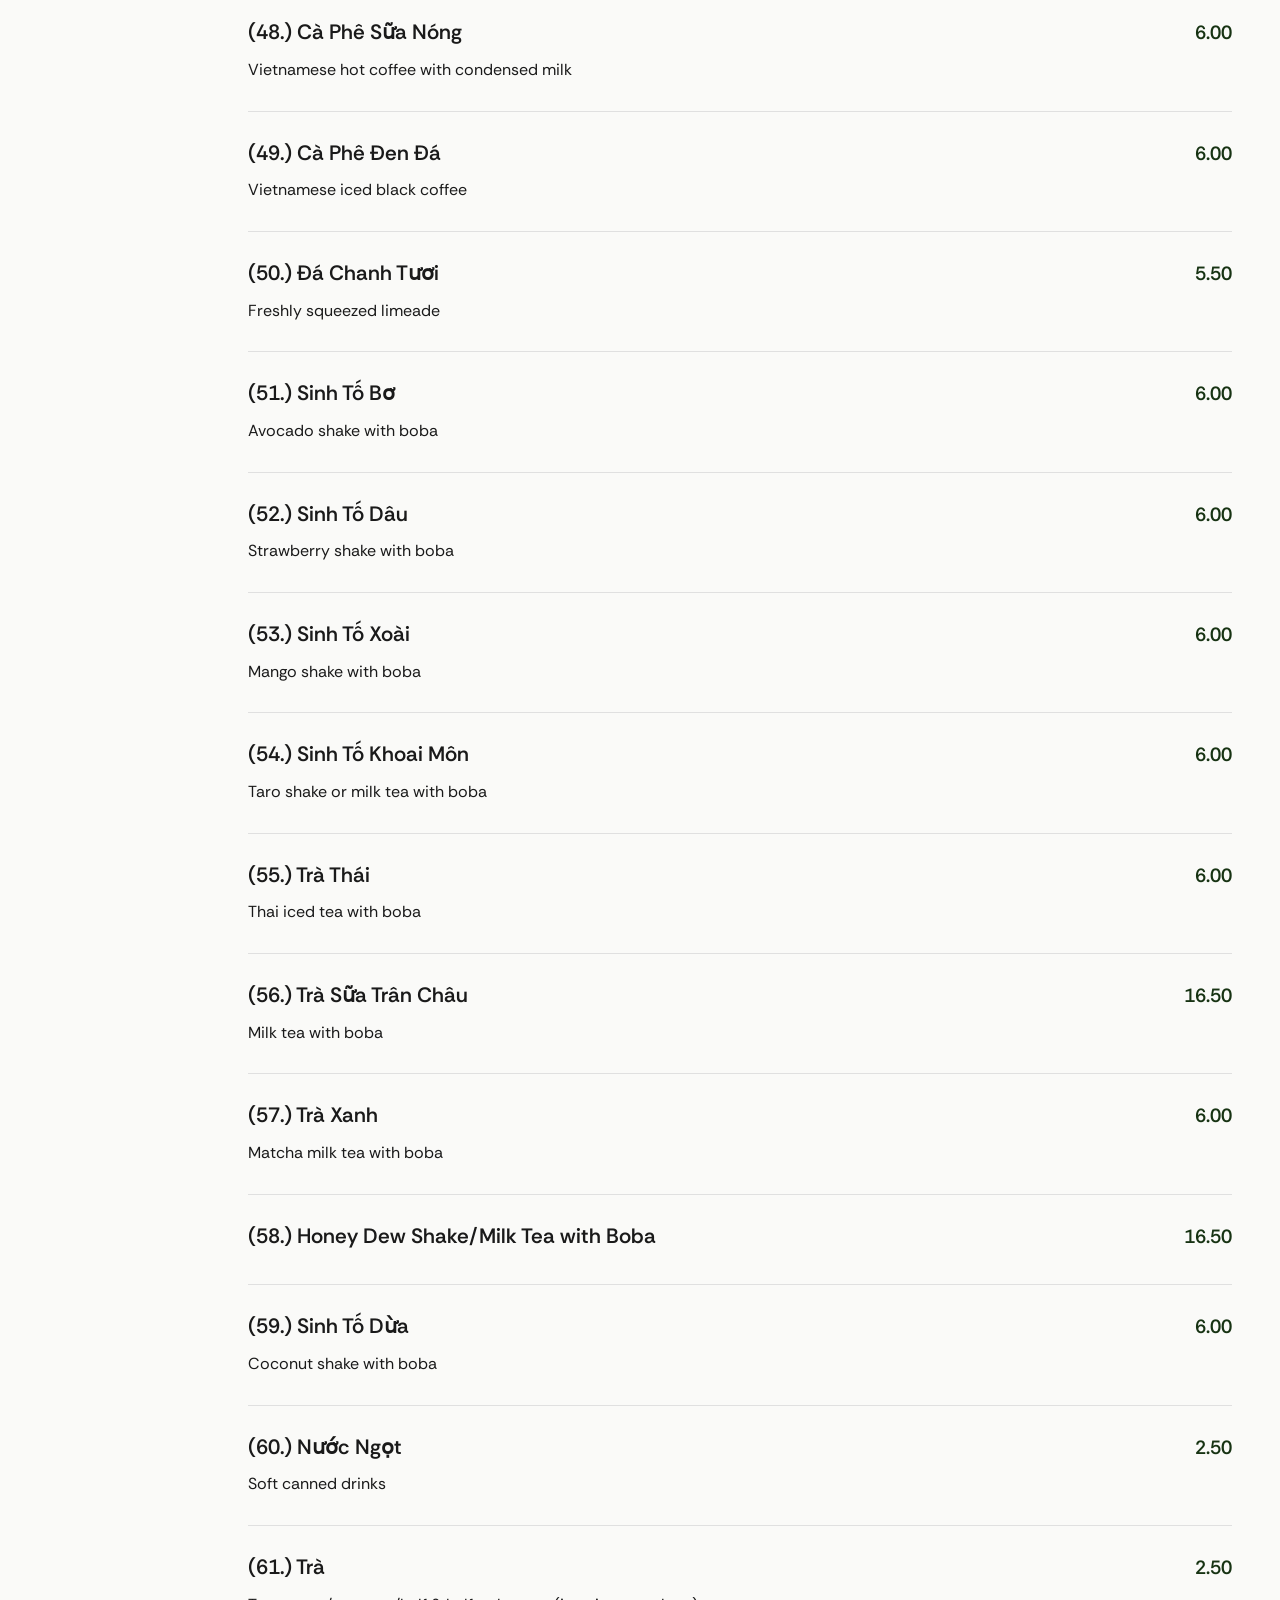
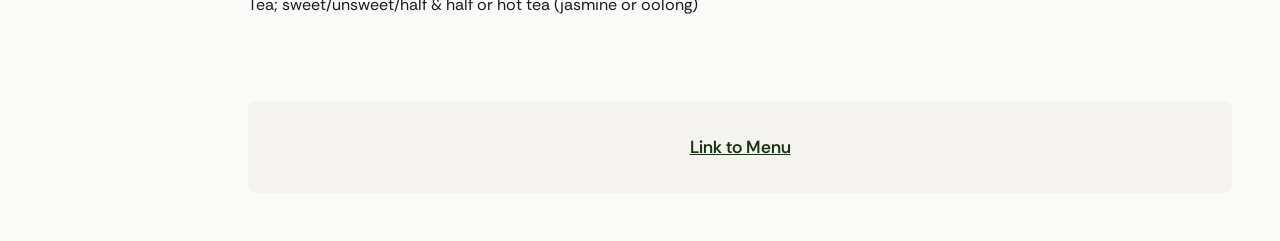
<file: menu.html>
<!DOCTYPE html>
<html lang="en">
<head>
    <meta charset="UTF-8">
    <meta name="viewport" content="width=device-width, initial-scale=1.0">
    <title>Menu - Pho Viet Restaurant</title>
    <link rel="preconnect" href="https://fonts.googleapis.com">
    <link rel="preconnect" href="https://fonts.gstatic.com" crossorigin>
    <link href="https://fonts.googleapis.com/css2?family=Rethink+Sans:wght@400;500;600;700&display=swap" rel="stylesheet">
    <link rel="stylesheet" href="styles.css">
</head>
<body>
    <!--Sidebar Navigation-->
    <nav class="sidebar">
        <header class="logo-container">
            <a href="index.html" class="logo-link">
                <img src="logo.png" alt="Pho Viet Logo" class="logo">
            </a>
        </header>

        <ul class="nav-links">
            <li><a href="index.html" class="nav-link" data-section="home">Home<span class="nav-number">01</span></a></li>
            <li><a href="menu.html" class="nav-link active" data-section="menu">Menu<span class="nav-number">02</span></a></li>
            <li><a href="dietary.html" class="nav-link" data-section="dieatary">Dietary Options<span class="nav-number">03</span></a></li>
        </ul>
    </nav>

    <!--Main Content-->
    <main class="main-content">
        <!-- Menu Section -->
        <section id="menu" class="section">
            <div class="content-wrapper">
                <div class="section-header">
                    <h1 class="section-title"><span class="section-num">02</span> Menu</h1>
                </div>
                <!-- About the Chef -->
                <h2 class="about-title">About the Chef</h2>
                <div class="about-content">
                    <div class="about-text">
                        <p>My father immigrated to the United States, seeking refuge from Vietnam when he was seven years old.  He founded this restaurant out of a deep passion for sharing Vietnamese culture and cuisine with his community.  Before pursuing this dream, he spent over a decade working in construction before transitioning to a career as a nail technician (Note: a lot of Vietnamese people end up as nail techs!!).  Yet through it all, his true calling remained bringing the flavors and traditions of Vietnam to the Jacksonville and Wilmington area.  What began with his first restaurant, Miss Pho Vietnamese Restaurant in Sneads Ferry, was never just a business venture.  I would say that it was a labor of love and a testament to his immense pride in his heritage.  He also constantly seeks to add more this menu!</p>
                        <p>I am incredibly proud of everything my father has built, and designing this website is my small way of honoring his hard work and dedication. </p>
                    </div>
                </div>

                <!-- Khai Vị - Appetizers -->
                <div class="menu-category">
                    <h2 class="cat-title">Khai Vị - Appetizers</h2>
                    
                    <div class="menu-items-list">
                        <div class="menu-item menu-item-with-image">
                            <div class="menu-item-image">
                                <img src="menupic/m1.png" alt="Gỏi Cuốn">
                            </div>
                            <div class="menu-item-content">
                                <div class="menu-item-header">
                                    <h3 class="item-name">(1.) Gỏi Cuốn</h3>
                                    <span class="item-price">5.99</span>
                                </div>
                                <p class="item-description">Fresh shrimp and chả (Vietnamese pork) spring rolls with vermicelli noodles, pickled radish/carrots, and lettuce ( 2 )</p>
                                <p class="item-note">Served with our house-made peanut sauce</p>
                            </div>
                        </div>

                        <div class="menu-item">
                            <div class="menu-item-header">
                                <h3 class="item-name">(2.) Gỏi Cuốn Gà</h3>
                                <span class="item-price">5.99</span>
                            </div>
                            <p class="item-description">Fresh lemongrass chicken spring rolls with vermicelli noodles, pickled radish/carrots, and lettuce ( 2 )</p>
                            <p class="item-note">Served with our house-made peanut sauce</p>
                        </div>

                        <div class="menu-item">
                            <div class="menu-item-header">
                                <h3 class="item-name">(3.) Gỏi Cuốn Heo</h3>
                                <span class="item-price">5.99</span>
                            </div>
                            <p class="item-description">Fresh lemongrass pork spring rolls with vermicelli noodles, pickled radish/carrots, and lettuce ( 2 )</p>
                            <p class="item-note">Served with our house-made peanut sauce</p>
                        </div>

                        <div class="menu-item">
                            <div class="menu-item-header">
                                <h3 class="item-name">(4.) Gỏi Cuốn Chay</h3>
                                <span class="item-price">4.99</span>
                            </div>
                            <p class="item-description">Fresh vegetarian spring rolls with vermicelli noodles, pickled radish/carrots, and lettuce ( 2 )</p>
                            <p class="item-note">Served with our house-made peanut sauce</p>
                        </div>

                        <div class="menu-item menu-item-with-image">
                            <div class="menu-item-image">
                                <img src="menupic/m5.png" alt="Chả Giò">
                            </div>
                            <div class="menu-item-content">
                                <div class="menu-item-header">
                                    <h3 class="item-name">(5.) Chả Giò</h3>
                                    <span class="item-price">6.99</span>
                                </div>
                                <p class="item-description">Fried pork and vegetable egg rolls ( 3 )</p>
                                <p class="item-note">Served with nước chấm (fish sauce)</p>
                            </div>
                        </div>

                        <div class="menu-item">
                            <div class="menu-item-header">
                                <h3 class="item-name">(6.) Chả Giò Chay</h3>
                                <span class="item-price">6.99</span>
                            </div>
                            <p class="item-description">Fried vegetarian egg rolls ( 3 )</p>
                            <p class="item-note">Served with nước chấm (fish sauce)</p>
                        </div>

                        <div class="menu-item menu-item-with-image">
                            <div class="menu-item-image">
                                <img src="menupic/m7.png" alt="Cánh Gà Chiên">
                            </div>
                            <div class="menu-item-content">
                                <div class="menu-item-header">
                                    <h3 class="item-name">(7.) Cánh Gà Chiên</h3>
                                    <span class="item-price">8.50</span>
                                </div>
                                <p class="item-description">Fried chicken wings ( 6 )</p>
                                <p class="item-note">Served with sweet chili sauce</p>
                            </div>
                        </div>

                        <div class="menu-item menu-item-with-image">
                            <div class="menu-item-image">
                                <img src="menupic/m8.jpg" alt="Bánh Mì Gà">
                            </div>
                            <div class="menu-item-content">
                                <div class="menu-item-header">
                                    <h3 class="item-name">(8.) Bánh Mì Gà</h3>
                                    <span class="item-price">8.00</span>
                                </div>
                                <p class="item-description">Grilled lemongrass chicken Vietnamese sub with butter, pickled vegetables, cilantro, cucumber, and jalapeños</p>
                            </div>
                        </div>

                        <div class="menu-item">
                            <div class="menu-item-header">
                                <h3 class="item-name">(9.) Bánh Mì Heo</h3>
                                <span class="item-price">8.00</span>
                            </div>
                            <p class="item-description">Grilled lemongrass pork Vietnamese sub with butter, pickled vegetables, cilantro, cucumber, and jalapeños</p>
                        </div>

                        <div class="menu-item">
                            <div class="menu-item-header">
                                <h3 class="item-name">(10.) Tôm Chiên</h3>
                                <span class="item-price">8.00</span>
                            </div>
                            <p class="item-description">Fried shrimp egg rolls ( 6 )</p>
                            <p class="item-note">Served with sweet chili sauce</p>
                        </div>
                    </div>
                </div>

                <!-- Beef Noodle Soup -->
                <div class="menu-category">
                    <h2 class="cat-title">Phở - Beef Noodle Soup</h2>
                    <p class="cat-description">Our beef rice noodle soup, served with a side of fresh herbs (i.e., beansprouts, basil, cilantro, lime, and jalapeños), and garnished with white/green onions and cilantro.</p>
                    
                    <div class="menu-content">
                        <div class="menu-images">
                            <img src="menupic/m11.png" alt="Phở">
                        </div>

                        <div class="menu-items-list">
                            <div class="menu-item">
                                <div class="menu-item-header">
                                    <h3 class="item-name">(11.) Phở Đặc Biệt</h3>
                                    <span class="item-price">14.99 — 15.99</span>
                                </div>
                                <p class="item-description">Special beef combination (rare beef, beef flank, tendon, tripe, and beef balls)</p>
                            </div>

                            <div class="menu-item">
                                <div class="menu-item-header">
                                    <h3 class="item-name">(12.) Phở Tái</h3>
                                    <span class="item-price">13.99 — 14.99</span>
                                </div>
                                <p class="item-description">Sliced rare beef rice noodle soup</p>
                            </div>

                            <div class="menu-item">
                                <div class="menu-item-header">
                                    <h3 class="item-name">(13.) Phở Bò Viên</h3>
                                    <span class="item-price">13.99 — 14.99</span>
                                </div>
                                <p class="item-description">Beef balls rice noodle soup</p>
                            </div>

                            <div class="menu-item">
                                <div class="menu-item-header">
                                    <h3 class="item-name">(14.) Phở Tái Bò Viên</h3>
                                    <span class="item-price">13.99 — 14.99</span>
                                </div>
                                <p class="item-description">Sliced rare beef and beef balls rice noodle soup</p>
                            </div>

                            <div class="menu-item">
                                <div class="menu-item-header">
                                    <h3 class="item-name">(15.) Phở Tái Sách</h3>
                                    <span class="item-price">13.99 — 14.99</span>
                                </div>
                                <p class="item-description">Sliced rare beef and tripe rice noodle soup</p>
                            </div>

                            <div class="menu-item">
                                <div class="menu-item-header">
                                    <h3 class="item-name">(16.) Phở Tái Gân</h3>
                                    <span class="item-price">13.99 — 14.99</span>
                                </div>
                                <p class="item-description">Sliced rare beef and tendon rice noodle soup</p>
                            </div>

                            <div class="menu-item">
                                <div class="menu-item-header">
                                    <h3 class="item-name">(17.) Phở Tái Nạm</h3>
                                    <span class="item-price">13.99 — 14.99</span>
                                </div>
                                <p class="item-description">Sliced rare beef and tender beef flank rice noodle soup</p>
                            </div>

                            <div class="menu-item">
                                <div class="menu-item-header">
                                    <h3 class="item-name">(18.) Phở Gà</h3>
                                    <span class="item-price">13.99 — 14.99</span>
                                </div>
                                <p class="item-description">Sliced chicken rice noodle soup</p>
                            </div>

                            <div class="menu-item">
                                <div class="menu-item-header">
                                    <h3 class="item-name">(19.) Phở Chay</h3>
                                    <span class="item-price">13.50 — 14.50</span>
                                </div>
                                <p class="item-description">Vegetarian rice noodle soup</p>
                            </div>
                        </div>
                    </div>
                </div>

                <!-- How to Eat Pho Video -->
                 <!--video from: https://www.youtube.com/shorts/JWPV12t8Y98-->
                <section class="video-section">
                    <h2 class="video-title">New to Ph&#x1EDF;? Here&rsquo;s How to Eat It</h2>
                    <p class="video-description">
                        If this is your first time ordering ph&#x1EDF;, here is a quick tutorial that walks you through which herbs and sauces to add to make each bite enjoyable!  It is by 'JenniePho' on Youtube Shorts.
                    </p>
                    <div class="video-container">
                        <video id="pho-video" class="pho-video" poster="228443-authentic-pho-DDMFS-4x3-0523f6531ccf4dbeb4b5bde52e007b1e.jpg">
                            <source src="how-to-eat-pho.mp4" type="video/mp4">
                            <p>Your browser does not support HTML video. <a href="how-to-eat-pho.mp4">Download the video</a>.</p>
                        </video>
                        <div class="video-controls">
                            <button class="vid-btn" id="playPauseBtn" onclick="togglePlay()" aria-label="Play or pause video">&#9654; Play</button>
                            <div class="vid-progress-wrap">
                                <input type="range" id="progressBar" class="vid-progress" value="0" min="0" step="0.1" aria-label="Video progress">
                            </div>
                            <span class="vid-time" id="vidTime">0:00</span>
                            <button class="vid-btn" id="muteBtn" onclick="toggleMute()" aria-label="Mute or unmute video">&#128266; Mute</button>
                            <input type="range" id="volumeBar" class="vid-volume" value="1" min="0" max="1" step="0.05" aria-label="Volume">
                            <button class="vid-btn" id="fullscreenBtn" onclick="toggleFullscreen()" aria-label="Toggle fullscreen">&#x26F6; Fullscreen</button>
                        </div>
                    </div>
                </section>

                <!-- Other Noodle Soups -->
                <div class="menu-category">
                    <h2 class="cat-title">Bún - Other Noodle Soups</h2>
                    <p class="cat-description">Our other noodle soups are also served with a side of fresh herbs (i.e., beansprouts, basil, cilantro, lime, and jalapeños), and garnished with white/green onions and cilantro.</p>
                    
                    <div class="menu-content">
                        <div class="menu-images">
                            <img src="menupic/m20.png" alt="Bún Bò Huế">
                            <img src="menupic/m23.png" alt="Hủ Tiếu Chua Cay">
                            <img src="menupic/m24.png" alt="Hủ Tiếu Bò Kho">
                        </div>

                        <div class="menu-items-list">
                            <div class="menu-item">
                                <div class="menu-item-header">
                                    <h3 class="item-name">(20.) Bún Bò Huế</h3>
                                    <span class="item-price">14.99</span>
                                </div>
                                <p class="item-description">"Hue style" beef balls with well done beef in spicy soup with thicker round vermicelli noodles</p>
                            </div>

                            <div class="menu-item">
                                <div class="menu-item-header">
                                    <h3 class="item-name">(21.) Bún Bò Tái</h3>
                                    <span class="item-price">14.99</span>
                                </div>
                                <p class="item-description">Sliced rare beef with beef balls in spicy soup with thicker round vermicelli noodles</p>
                            </div>

                            <div class="menu-item">
                                <div class="menu-item-header">
                                    <h3 class="item-name">(22.) Hủ Tiếu Hải Sản</h3>
                                    <span class="item-price">16.50</span>
                                </div>
                                <p class="item-description">Combination seafood (crab stick, fish balls, shrimp) with veggies (broccoli and cabbage) along with egg noodle in soup</p>
                            </div>

                            <div class="menu-item">
                                <div class="menu-item-header">
                                    <h3 class="item-name">(23.) Hủ Tiếu Chua Cay</h3>
                                    <span class="item-price">16.50</span>
                                </div>
                                <p class="item-description">Combination seafood (crab stick, fish balls, shrimp) with veggies (broccoli and cabbage) along with egg noodle in a hot and sour soup similar to Tom Yum</p>
                            </div>

                            <div class="menu-item">
                                <div class="menu-item-header">
                                    <h3 class="item-name">(24.) Hủ Tiếu Bò Kho</h3>
                                    <span class="item-price">14.99</span>
                                </div>
                                <p class="item-description">Chunky beef stew and carrots with rice noodle in soup</p>
                            </div>
                        </div>
                    </div>
                </div>

                <!-- Dry Vermicelli Noodle Bowls -->
                <div class="menu-category-fullwidth">
                    <div class="content-wrapper">
                        <h2 class="cat-title cat-title-light">Bún Khô - Dry Vermicelli Noodle Bowls</h2>
                        <p class="cat-description cat-description-light">Our bowls consist of dry vermicelli ride noodles, lettuce, pickled carrots/radish, lettuce, beansprouts, peanuts, and your choice of protein.</p>
                        <p class="cat-description cat-description-light">Served with nước chấm (fish sauce). We recommend pouring the garlic-y and savory vinaigrette into your bowl.</p>
                        
                        <div class="menu-content">
                            <div class="menu-images">
                                <img src="menupic/m26.png" alt="Bún Thịt Nướng Chả Giò">
                                <img src="menupic/m28.png" alt="Bún Gà Nướng Chả Giò">
                            </div>

                            <div class="menu-items-list">
                                <div class="menu-item">
                                    <div class="menu-item-header">
                                        <h3 class="item-name">(25.) Bún Thịt Nướng</h3>
                                        <span class="item-price">14.99</span>
                                    </div>
                                    <p class="item-description">Grilled lemongrass pork and vegetable vermicelli bowl</p>
                                </div>

                                <div class="menu-item">
                                    <div class="menu-item-header">
                                        <h3 class="item-name">(26.) Bún Thịt Nướng Chả Giò</h3>
                                        <span class="item-price">15.99</span>
                                    </div>
                                    <p class="item-description">Grilled lemongrass pork, vegetable, and egg roll vermicelli bowl</p>
                                </div>

                                <div class="menu-item">
                                    <div class="menu-item-header">
                                        <h3 class="item-name">(27.) Bún Gà Nướng</h3>
                                        <span class="item-price">14.99</span>
                                    </div>
                                    <p class="item-description">Grilled lemongrass chicken and vegetable vermicelli bowl</p>
                                </div>

                                <div class="menu-item">
                                    <div class="menu-item-header">
                                        <h3 class="item-name">(28.) Bún Gà Nướng Chả Giò</h3>
                                        <span class="item-price">15.99</span>
                                    </div>
                                    <p class="item-description">Grilled lemongrass chicken, vegetable, and egg roll vermicelli bowl</p>
                                </div>

                                <div class="menu-item">
                                    <div class="menu-item-header">
                                        <h3 class="item-name">(29.) Bún Nem Nướng</h3>
                                        <span class="item-price">14.99</span>
                                    </div>
                                    <p class="item-description">BBQ pork sausage and vegetable vermicelli bowl</p>
                                </div>

                                <div class="menu-item">
                                    <div class="menu-item-header">
                                        <h3 class="item-name">(30.) Bún Gà Nướng Chả Giò</h3>
                                        <span class="item-price">15.99</span>
                                    </div>
                                    <p class="item-description">BBQ pork sausage, vegetable, and egg roll vermicelli bowl</p>
                                </div>

                                <div class="menu-item">
                                    <div class="menu-item-header">
                                        <h3 class="item-name">(31.) Bún Chả Giò</h3>
                                        <span class="item-price">13.99</span>
                                    </div>
                                    <p class="item-description">Vermicelli bowl with egg rolls ( 3 ) and vegetables</p>
                                </div>

                                <div class="menu-item">
                                    <div class="menu-item-header">
                                        <h3 class="item-name">(32.) Bún Chả Giò Chay</h3>
                                        <span class="item-price">13.99</span>
                                    </div>
                                    <p class="item-description">Vermicelli bowl with vegetarian egg rolls ( 3 ) and vegetables</p>
                                </div>
                            </div>
                        </div>
                    </div>
                </div>

                <!-- Rice Plates -->
                <div class="menu-category">
                    <h2 class="cat-title">Cơm Dia - Rice Plates</h2>
                    <p class="cat-description">All of our rice plates come with your choice of protein, fresh vegetables (i.e., lettuce, pickled vegetables, tomato, and cucumbers), and steamed rice</p>
                    <p class="cat-description">Served with nước chấm (fish sauce)</p>
                    
                    <div class="menu-content">
                        <div class="menu-images">
                            <img src="menupic/m34.png" alt="Cơm Gà Trứng">
                            <img src="menupic/m36.png" alt="Cơm Sườn Trứng">
                            <img src="menupic/m38.png" alt="Cơm Bò Lúc Lắc">
                            <img src="menupic/m41.png" alt="Cơm Gà Chiên">
                        </div>

                        <div class="menu-items-list">
                            <div class="menu-item">
                                <div class="menu-item-header">
                                    <h3 class="item-name">(33.) Cơm Gà</h3>
                                    <span class="item-price">15.99</span>
                                </div>
                                <p class="item-description">Grilled lemongrass chicken rice plate</p>
                            </div>

                            <div class="menu-item">
                                <div class="menu-item-header">
                                    <h3 class="item-name">(34.) Cơm Gà Trứng</h3>
                                    <span class="item-price">15.99</span>
                                </div>
                                <p class="item-description">Grilled lemongrass chicken and fried egg rice plate</p>
                            </div>

                            <div class="menu-item">
                                <div class="menu-item-header">
                                    <h3 class="item-name">(35.) Cơm Sườn</h3>
                                    <span class="item-price">15.99</span>
                                </div>
                                <p class="item-description">Grilled lemongrass pork chop rice plate</p>
                            </div>

                            <div class="menu-item">
                                <div class="menu-item-header">
                                    <h3 class="item-name">(36.) Cơm Sườn Trứng</h3>
                                    <span class="item-price">15.99</span>
                                </div>
                                <p class="item-description">Grilled lemongrass pork chop and fried egg rice plate</p>
                            </div>

                            <div class="menu-item">
                                <div class="menu-item-header">
                                    <h3 class="item-name">(37.) Cơm Bò Kho</h3>
                                    <span class="item-price">15.99</span>
                                </div>
                                <p class="item-description">Vietnamese chunky beef stew with carrots and steamed rice</p>
                            </div>

                            <div class="menu-item">
                                <div class="menu-item-header">
                                    <h3 class="item-name">(38.) Cơm Bò Lúc Lắc</h3>
                                    <span class="item-price">17.50</span>
                                </div>
                                <p class="item-description">Vietnamese "shaking" beef with bell peppers and steamed rice</p>
                            </div>

                            <div class="menu-item">
                                <div class="menu-item-header">
                                    <h3 class="item-name">(39.) Cơm Gà Sườn</h3>
                                    <span class="item-price">16.50</span>
                                </div>
                                <p class="item-description">Grilled lemongrass chicken and pork chop rice plate</p>
                            </div>

                            <div class="menu-item">
                                <div class="menu-item-header">
                                    <h3 class="item-name">(40.) Cơm Gà Thịt Nướng</h3>
                                    <span class="item-price">16.50</span>
                                </div>
                                <p class="item-description">Grilled lemongrass chicken and BBQ pork rice plate</p>
                            </div>

                            <div class="menu-item">
                                <div class="menu-item-header">
                                    <h3 class="item-name">(41.) Cơm Gà Chiên</h3>
                                    <span class="item-price">14.99</span>
                                </div>
                                <p class="item-description">Chicken fried rice</p>
                            </div>

                            <div class="menu-item">
                                <div class="menu-item-header">
                                    <h3 class="item-name">(42.) Cơm Chiên Hải Sản</h3>
                                    <span class="item-price">16.50</span>
                                </div>
                                <p class="item-description">Combination seafood (crab stick, fish balls, shrimp) fried rice</p>
                            </div>

                            <div class="menu-item">
                                <div class="menu-item-header">
                                    <h3 class="item-name">(43.) Cơm Chiên Chay</h3>
                                    <span class="item-price">13.99</span>
                                </div>
                                <p class="item-description">Vegetable fried rice</p>
                            </div>
                        </div>
                    </div>

                    <h3 class="extras-title">EXTRAS</h3>
                    <div class="menu-items-list">
                        <div class="menu-item">
                            <div class="menu-item-header">
                                <h3 class="item-name">(44.) Gà Nướng</h3>
                                <span class="item-price">6.50</span>
                            </div>
                            <p class="item-description">Grilled lemongrass chicken on the side</p>
                        </div>

                        <div class="menu-item">
                            <div class="menu-item-header">
                                <h3 class="item-name">(45.) Thịt Heo Nướng</h3>
                                <span class="item-price">6.50</span>
                            </div>
                            <p class="item-description">Grilled lemongrass pork on the side</p>
                        </div>

                        <div class="menu-item">
                            <div class="menu-item-header">
                                <h3 class="item-name">(46.) Trứng Chiên</h3>
                                <span class="item-price">2.50</span>
                            </div>
                            <p class="item-description">Fried egg on the side cooked to your preference</p>
                        </div>
                    </div>
                </div>

                <!-- Thai Menu -->
                <div class="menu-category-fullwidth">
                    <div class="content-wrapper">
                        <h2 class="cat-title cat-title-light">Thai Menu</h2>
                        
                        <div class="menu-content">
                            <div class="menu-images">
                                <img src="menupic/mt4.png" alt="Orange Chicken">
                                <img src="menupic/mt5.png" alt="Chicken Pad Thai">
                                <img src="menupic/mt10.jpg" alt="Shrimp Red Curry">
                                <img src="menupic/mt11.png" alt="Fried Cheese Wontons">
                                <img src="menupic/mt13.png" alt="Fried Chicken Chow Mein">
                                <img src="menupic/mt15.png" alt="Fried Pork Chow Mein">
                                <img src="menupic/mt16.png" alt="Shrimp Tempura">
                                <img src="menupic/mt18.png" alt="Hibachi Chicken">
                            </div>

                            <div class="menu-items-list">
                                <div class="menu-item">
                                    <div class="menu-item-header">
                                        <h3 class="item-name">(T1.) Peppery Shrimp (12)</h3>
                                        <span class="item-price">18.99</span>
                                    </div>
                                </div>

                                <div class="menu-item">
                                    <div class="menu-item-header">
                                        <h3 class="item-name">(T3.) Sesame Chicken</h3>
                                        <span class="item-price">14.99</span>
                                    </div>
                                    <p class="item-note">Served with steamed rice</p>
                                </div>

                                <div class="menu-item">
                                    <div class="menu-item-header">
                                        <h3 class="item-name">(T4.) Orange Chicken</h3>
                                        <span class="item-price">14.99</span>
                                    </div>
                                    <p class="item-note">Served with steamed rice</p>
                                </div>

                                <div class="menu-item">
                                    <div class="menu-item-header">
                                        <h3 class="item-name">(T5.) Chicken Pad Thai</h3>
                                        <span class="item-price">16.50</span>
                                    </div>
                                    <p class="item-description">Stir-fried rice noodle dish with chicken, bean sprouts, white/green onions, garnished with crushed peanuts and lime</p>
                                </div>

                                <div class="menu-item">
                                    <div class="menu-item-header">
                                        <h3 class="item-name">(T6.) Shrimp Pad Thai</h3>
                                        <span class="item-price">16.50</span>
                                    </div>
                                    <p class="item-description">Stir-fried rice noodle dish with shrimp, bean sprouts, white/green onions, garnished with crushed peanuts and lime</p>
                                </div>

                                <div class="menu-item">
                                    <div class="menu-item-header">
                                        <h3 class="item-name">(T7.) Beef Pad Thai</h3>
                                        <span class="item-price">16.50</span>
                                    </div>
                                    <p class="item-description">Stir-fried rice noodle dish with beef, bean sprouts, white/green onions, garnished with crushed peanuts and lime</p>
                                </div>

                                <div class="menu-item">
                                    <div class="menu-item-header">
                                        <h3 class="item-name">(T8.) Chicken Red Curry</h3>
                                        <span class="item-price">14.99</span>
                                    </div>
                                    <p class="item-description">Aromatic and creamy coconut-y curry with chicken and potatoes</p>
                                    <p class="item-note">Served with steamed rice</p>
                                </div>

                                <div class="menu-item">
                                    <div class="menu-item-header">
                                        <h3 class="item-name">(T9.) Beef Red Curry</h3>
                                        <span class="item-price">15.50</span>
                                    </div>
                                    <p class="item-description">Aromatic and creamy coconut-y curry with beef and potatoes</p>
                                    <p class="item-note">Served with steamed rice</p>
                                </div>

                                <div class="menu-item">
                                    <div class="menu-item-header">
                                        <h3 class="item-name">(T10.) Shrimp Red Curry</h3>
                                        <span class="item-price">15.50</span>
                                    </div>
                                    <p class="item-description">Aromatic and creamy coconut-y curry with shrimp and potatoes</p>
                                    <p class="item-note">Served with steamed rice</p>
                                </div>

                                <div class="menu-item">
                                    <div class="menu-item-header">
                                        <h3 class="item-name">(T11.) Fried Cheese Wontons ( 6 )</h3>
                                        <span class="item-price">7.99</span>
                                    </div>
                                    <p class="item-note">Served with sweet chili sauce</p>
                                </div>

                                <div class="menu-item">
                                    <div class="menu-item-header">
                                        <h3 class="item-name">(T12.) Fried Seafood Chow Mein</h3>
                                        <span class="item-price">16.99</span>
                                    </div>
                                    <p class="item-description">Thin stir fried egg noodles with bell peppers, seafood (crab stick, fish balls, shrimp), and other assorted vegetables</p>
                                </div>

                                <div class="menu-item">
                                    <div class="menu-item-header">
                                        <h3 class="item-name">(T13.) Fried Chicken Chow Mein</h3>
                                        <span class="item-price">14.99</span>
                                    </div>
                                    <p class="item-description">Thin stir fried egg noodles with bell peppers, chicken, and other assorted vegetables</p>
                                </div>

                                <div class="menu-item">
                                    <div class="menu-item-header">
                                        <h3 class="item-name">(T14.) Fried Beef Chow Mein</h3>
                                        <span class="item-price">15.99</span>
                                    </div>
                                    <p class="item-description">Thin stir fried egg noodles with bell peppers, beef, and other assorted vegetables</p>
                                </div>

                                <div class="menu-item">
                                    <div class="menu-item-header">
                                        <h3 class="item-name">(T15.) Fried Pork Chow Mein</h3>
                                        <span class="item-price">14.99</span>
                                    </div>
                                    <p class="item-description">Thin stir fried egg noodles with bell peppers, pork, and other assorted vegetables</p>
                                </div>

                                <div class="menu-item">
                                    <div class="menu-item-header">
                                        <h3 class="item-name">(T16.) Shrimp Tempura ( 6 )</h3>
                                        <span class="item-price">9.50</span>
                                    </div>
                                </div>

                                <div class="menu-item">
                                    <div class="menu-item-header">
                                        <h3 class="item-name">(T17.) Teriyaki Chicken</h3>
                                        <span class="item-price">15.50</span>
                                    </div>
                                    <p class="item-description">Tender chicken coated in a sweet and savory glaze with stir-fried vegetables (i.e., zucchini, mushrooms, broccoli, and onions)</p>
                                    <p class="item-note">Served with your choice of steamed or fried rice and our house-made white sauce</p>
                                </div>

                                <div class="menu-item">
                                    <div class="menu-item-header">
                                        <h3 class="item-name">(T18.) Hibachi Chicken</h3>
                                        <span class="item-price">15.50</span>
                                    </div>
                                    <p class="item-description">Savory stir-fried chicken with vegetables (i.e., zucchini, mushrooms, broccoli, and onions)</p>
                                    <p class="item-note">Served with your choice of steamed or fried rice and our house-made white sauce</p>
                                </div>

                                <div class="menu-item">
                                    <div class="menu-item-header">
                                        <h3 class="item-name">(T19.) Hibachi Shrimp</h3>
                                        <span class="item-price">16.50</span>
                                    </div>
                                    <p class="item-description">Savory stir-fried shrimp with vegetables (i.e., zucchini, mushrooms, broccoli, and onions)</p>
                                    <p class="item-note">Served with your choice of steamed or fried rice and our house-made white sauce</p>
                                </div>

                                <div class="menu-item">
                                    <div class="menu-item-header">
                                        <h3 class="item-name">(T20.) Hibachi Steak</h3>
                                        <span class="item-price">17.99</span>
                                    </div>
                                    <p class="item-description">Savory stir-fried steak (cooked rare, medium rare, medium, medium well, or well done) with vegetables (i.e., zucchini, mushrooms, broccoli, and onions)</p>
                                    <p class="item-note">Served with your choice of steamed or fried rice and our house-made white sauce</p>
                                </div>
                            </div>
                        </div>

                        <h3 class="extras-title extras-title-light">EXTRAS</h3>
                        <div class="menu-items-list">
                            <div class="menu-item">
                                <div class="menu-item-header">
                                    <h3 class="item-name">(T21.) Hibachi Fried Rice</h3>
                                    <span class="item-price">5.50</span>
                                </div>
                            </div>

                            <div class="menu-item">
                                <div class="menu-item-header">
                                    <h3 class="item-name">(T22.) Teriyaki Chicken</h3>
                                    <span class="item-price">6.50</span>
                                </div>
                            </div>

                            <div class="menu-item">
                                <div class="menu-item-header">
                                    <h3 class="item-name">(T23.) Hibachi Chicken</h3>
                                    <span class="item-price">6.50</span>
                                </div>
                            </div>

                            <div class="menu-item">
                                <div class="menu-item-header">
                                    <h3 class="item-name">(T24.) Hibachi Shrimp</h3>
                                    <span class="item-price">8.50</span>
                                </div>
                            </div>

                            <div class="menu-item">
                                <div class="menu-item-header">
                                    <h3 class="item-name">(T25.) Hibachi Steak</h3>
                                    <span class="item-price">9.50</span>
                                </div>
                            </div>

                            <div class="menu-item">
                                <div class="menu-item-header">
                                    <h3 class="item-name">(T26.) Hibachi Vegetable</h3>
                                    <span class="item-price">5.50</span>
                                </div>
                            </div>
                        </div>
                    </div>
                </div>

                <!-- Beverages -->
                <div class="menu-category">
                    <h2 class="cat-title">Giải Khát - Beverages</h2>
                    <p class="cat-description">Cool down with our refreshing ice cold drinks!</p>
                    
                    <div class="menu-content">
                        <div class="menu-items-list">
                            <div class="menu-item">
                                <div class="menu-item-header">
                                    <h3 class="item-name">(47.) Cà Phê Sữa Đá</h3>
                                    <span class="item-price">6.00</span>
                                </div>
                                <p class="item-description">Vietnamese iced coffee with condensed milk</p>
                            </div>

                            <div class="menu-item">
                                <div class="menu-item-header">
                                    <h3 class="item-name">(48.) Cà Phê Sữa Nóng</h3>
                                    <span class="item-price">6.00</span>
                                </div>
                                <p class="item-description">Vietnamese hot coffee with condensed milk</p>
                            </div>

                            <div class="menu-item">
                                <div class="menu-item-header">
                                    <h3 class="item-name">(49.) Cà Phê Đen Đá</h3>
                                    <span class="item-price">6.00</span>
                                </div>
                                <p class="item-description">Vietnamese iced black coffee</p>
                            </div>

                            <div class="menu-item">
                                <div class="menu-item-header">
                                    <h3 class="item-name">(50.) Đá Chanh Tươi</h3>
                                    <span class="item-price">5.50</span>
                                </div>
                                <p class="item-description">Freshly squeezed limeade</p>
                            </div>

                            <div class="menu-item">
                                <div class="menu-item-header">
                                    <h3 class="item-name">(51.) Sinh Tố Bơ</h3>
                                    <span class="item-price">6.00</span>
                                </div>
                                <p class="item-description">Avocado shake with boba</p>
                            </div>

                            <div class="menu-item">
                                <div class="menu-item-header">
                                    <h3 class="item-name">(52.) Sinh Tố Dâu</h3>
                                    <span class="item-price">6.00</span>
                                </div>
                                <p class="item-description">Strawberry shake with boba</p>
                            </div>

                            <div class="menu-item">
                                <div class="menu-item-header">
                                    <h3 class="item-name">(53.) Sinh Tố Xoài</h3>
                                    <span class="item-price">6.00</span>
                                </div>
                                <p class="item-description">Mango shake with boba</p>
                            </div>

                            <div class="menu-item">
                                <div class="menu-item-header">
                                    <h3 class="item-name">(54.) Sinh Tố Khoai Môn</h3>
                                    <span class="item-price">6.00</span>
                                </div>
                                <p class="item-description">Taro shake or milk tea with boba</p>
                            </div>

                            <div class="menu-item">
                                <div class="menu-item-header">
                                    <h3 class="item-name">(55.) Trà Thái</h3>
                                    <span class="item-price">6.00</span>
                                </div>
                                <p class="item-description">Thai iced tea with boba</p>
                            </div>

                            <div class="menu-item">
                                <div class="menu-item-header">
                                    <h3 class="item-name">(56.) Trà Sữa Trân Châu</h3>
                                    <span class="item-price">16.50</span>
                                </div>
                                <p class="item-description">Milk tea with boba</p>
                            </div>

                            <div class="menu-item">
                                <div class="menu-item-header">
                                    <h3 class="item-name">(57.) Trà Xanh</h3>
                                    <span class="item-price">6.00</span>
                                </div>
                                <p class="item-description">Matcha milk tea with boba</p>
                            </div>

                            <div class="menu-item">
                                <div class="menu-item-header">
                                    <h3 class="item-name">(58.) Honey Dew Shake/Milk Tea with Boba</h3>
                                    <span class="item-price">16.50</span>
                                </div>
                            </div>

                            <div class="menu-item">
                                <div class="menu-item-header">
                                    <h3 class="item-name">(59.) Sinh Tố Dừa</h3>
                                    <span class="item-price">6.00</span>
                                </div>
                                <p class="item-description">Coconut shake with boba</p>
                            </div>

                            <div class="menu-item">
                                <div class="menu-item-header">
                                    <h3 class="item-name">(60.) Nước Ngọt</h3>
                                    <span class="item-price">2.50</span>
                                </div>
                                <p class="item-description">Soft canned drinks</p>
                            </div>

                            <div class="menu-item">
                                <div class="menu-item-header">
                                    <h3 class="item-name">(61.) Trà</h3>
                                    <span class="item-price">2.50</span>
                                </div>
                                <p class="item-description">Tea; sweet/unsweet/half &amp; half or hot tea (jasmine or oolong)</p>
                            </div>
                        </div>
                    </div>
                </div>

                <div class="menulink-box">
                    <p>
                        <a href="https://drive.google.com/drive/folders/1aT-L-icweaJyGirjboKFs95ozZYxc-mV"
                        class="menulink"
                        target="_blank"
                        rel="noopener noreferrer">
                        Link to Menu
                        </a>
                    </p>
                </div>

            </div>
        </section>
    </main>
    <script>
        var video = document.getElementById('pho-video');
        var playBtn = document.getElementById('playPauseBtn');
        var progress = document.getElementById('progressBar');
        var timeDisplay = document.getElementById('vidTime');
        var muteBtn = document.getElementById('muteBtn');
        var volumeBar = document.getElementById('volumeBar');

        function togglePlay() {
            if (video.paused) {
                video.play();
                playBtn.innerHTML = '&#9646;&#9646; Pause';
            } else {
                video.pause();
                playBtn.innerHTML = '&#9654; Play';
            }
        }

        function toggleMute() {
            video.muted = !video.muted;
            muteBtn.innerHTML = video.muted ? '&#128263; Unmute' : '&#128266; Mute';
        }

        function toggleFullscreen() {
            if (video.requestFullscreen) { video.requestFullscreen(); }
            else if (video.webkitRequestFullscreen) { video.webkitRequestFullscreen(); }
        }

        video.addEventListener('timeupdate', function () {
            progress.max = video.duration;
            progress.value = video.currentTime;
            var m = Math.floor(video.currentTime / 60);
            var s = Math.floor(video.currentTime % 60);
            timeDisplay.textContent = m + ':' + (s < 10 ? '0' : '') + s;
        });

        progress.addEventListener('input', function () {
            video.currentTime = progress.value;
        });

        volumeBar.addEventListener('input', function () {
            video.volume = volumeBar.value;
        });

        video.addEventListener('ended', function () {
            playBtn.innerHTML = '&#9654; Play';
        });
    </script>
</body>
</html>
</file>
<file: styles.css>
:root {
    --primary-green: #173313;
    --cream: #f5f3ef;
    --off-white: #fafaf8;
    --text-dark: #1a1a1a;
    --text-medium: #1a1a1a;
    --text-light: #3a3a3a;
    --border-color: #e0e0e0;
    --sidebar-width: 200px;
    --font-display: 'Rethink Sans', sans-serif;
    --font-body: 'Rethink Sans', sans-serif;
}

* {
    margin: 0;
    padding: 0;
    box-sizing: border-box;
}

body {
    font-family: var(--font-body);
    color: var(--text-dark);
    background: var(--off-white);
    line-height: 1.6;
}

img {
    max-width: 100%;
    display: block;
}

a {
    text-decoration: none;
    color: inherit;
}

address {
    font-style: normal;
}

/* Sidebar Navigation */

.sidebar {
    position: fixed;
    left: 0;
    top: 0;
    width: var(--sidebar-width);
    height: 100vh;
    background: var(--off-white);
    border-right: 1px solid var(--border-color);
    padding: 1rem 0;
    display: flex;
    flex-direction: column;
}

.logo-container {
    padding: 0 1.5rem 1rem;
    border-bottom: 1px solid var(--border-color);
    margin-bottom: 1rem;
}

.logo {
    width: 100%;
    max-width: 180px;
    margin: 0 auto;
}

.nav-links {
    list-style: none;
    padding: 0 1.5rem;
}

.nav-link {
    display: flex;
    align-items: center;
    justify-content: space-between;
    padding: 0.4rem 0;
    margin-bottom: 0.15rem;
    font-size: 15px;
    font-weight: 500;
    color: var(--text-dark);
}

.nav-number {
    font-size: 10px;
    color: var(--text-light);
    font-weight: 500;
    position: relative;
    top: -3px;
    margin-left: 0.25rem;
}

.nav-link:hover {
    color: var(--primary-green);
}

.nav-link:hover .nav-number {
    color: var(--primary-green);
}

.nav-link.active .nav-number {
    color: var(--primary-green);
    font-weight: 600;
}

.main-content {
    margin-left: var(--sidebar-width);
    min-height: 100vh;
}

.content-wrapper {
    max-width: 1400px;
    margin: 0 auto;
    padding: 3rem;
}

/* Home */

.main-image {
    position: relative;
    width: 100%;
    height: 60vh;
    overflow: hidden;
}

.main-image img {
    width: 100%;
    height: 100%;
    object-fit: cover;
}

.main-overlay {
    position: absolute;
    bottom: 0;
    left: 0;
    right: 0;
    height: 120px;
    background: linear-gradient(to top, var(--off-white), transparent);
}

.home-content {
    display: grid;
    grid-template-columns: 1fr 2fr;
    gap: 4rem;
    margin: 3rem 0 4rem 0;
}

.home-left {
    padding-right: 2rem;
}

.home-left .section-title {
    font-size: 3rem;
    margin-bottom: 2.5rem;
}

.info-block {
    margin-bottom: 2rem;
}

.info-block h3 {
    font-family: var(--font-display);
    font-size: 1.3rem;
    font-weight: 600;
    color: var(--text-dark);
    margin-bottom: 0.5rem;
}

.info-text {
    font-size: 1rem;
    color: var(--text-light);
    line-height: 1.7;
}

.home-right {
    padding-left: 2rem;
    border-left: 1px solid var(--border-color);
}

.welcome-title {
    font-family: var(--font-display);
    font-size: 2.2rem;
    font-weight: 600;
    color: var(--text-dark);
    margin-bottom: 1.5rem;
    text-decoration: underline;
    text-decoration-color: var(--primary-green);
    text-decoration-thickness: 2px;
    text-underline-offset: 6px;
}

.welcome-text {
    font-size: 1.1rem;
    color: var(--text-medium);
    margin-bottom: 1.5rem;
    line-height: 1.8;
}

.welcome-text em {
    font-style: italic;
    color: var(--text-light);
}

/* Testimonials */

.testimonials-section {
    margin-top: 5rem;
    margin-left: -3rem;
    margin-right: -3rem;
    background: var(--primary-green);
    padding: 3rem;
}

.testimonials-title {
    font-family: var(--font-display);
    font-size: 3rem;
    font-weight: 700;
    color: white;
    margin-bottom: 1.5rem;
}

.testimonials-grid {
    display: grid;
    grid-template-columns: repeat(3, 1fr);
    gap: 2.5rem;
    margin-bottom: 2rem;
}

.testimonial-card {
    padding: 1rem;
    border: 1px solid rgba(255, 255, 255, 0.2);
    border-radius: 8px;
    box-shadow: 0 4px 12px rgba(0, 0, 0, 0.2);
}

.testimonial-card:hover {
    box-shadow: 0 8px 20px rgba(0, 0, 0, 0.3);
    transform: translateY(-2px);
}

.testimonial-card:hover .testimonial-text,
.testimonial-card:hover .testimonial-author {
    text-shadow: 0 0 20px rgba(255, 255, 255, 0.5);
}

.stars {
    font-size: 1.5rem;
    color: white;
    margin-bottom: 0.75rem;
    letter-spacing: 4px;
}

.testimonial-text {
    color: white;
    font-size: 0.95rem;
    line-height: 1.7;
    margin-bottom: 1rem;
}

.testimonial-author {
    color: rgba(255, 255, 255, 0.7);
    font-size: 0.9rem;
    font-style: italic;
}

.review-cta {
    text-align: center;
    margin-top: 1rem;
    padding-top: 1rem;
}

.review-button {
    display: inline-block;
    background: white;
    color: var(--primary-green);
    padding: 1rem 2.5rem;
    border-radius: 8px;
    font-weight: 700;
    font-size: 1.05rem;
}

.review-button:hover {
    background: var(--cream);
    transform: translateY(-2px);
    box-shadow: 0 4px 12px rgba(0, 0, 0, 0.15);
}

/* Find Us Online */

.find-us-online-section {
    margin-top: 4rem;
    padding: 3rem 0;
    text-align: center;
}

.find-us-title {
    font-family: var(--font-display);
    font-size: 2.5rem;
    font-weight: 700;
    color: var(--text-dark);
    margin-bottom: 2rem;
}

.social-links-grid {
    display: flex;
    justify-content: center;
    gap: 3rem;
}

.social-link {
    display: flex;
    flex-direction: column;
    align-items: center;
    gap: 1rem;
}

.social-icon {
    width: 80px;
    height: 80px;
    object-fit: contain;
}

.social-name {
    font-size: 1.1rem;
    font-weight: 600;
    color: var(--text-dark);
}

/* Menu Page */

.section-header {
    margin-bottom: 3rem;
}

.section-title {
    font-family: var(--font-display);
    font-size: 4rem;
    font-weight: 700;
    color: var(--text-dark);
}

.section-num {
    color: var(--text-light);
    font-size: 2.5rem;
    margin-right: 1rem;
}

.menu-category {
    margin-bottom: 5rem;
}

.menu-category-fullwidth {
    margin-left: -3rem;
    margin-right: -3rem;
    margin-bottom: 5rem;
    background: var(--primary-green);
    padding: 4rem 0;
}

.menu-category-fullwidth .content-wrapper {
    max-width: 1400px;
    margin: 0 auto;
    padding: 0 3rem;
}

.cat-title {
    font-family: var(--font-display);
    font-size: 2.5rem;
    font-weight: 700;
    color: var(--primary-green);
    margin-bottom: 1rem;
    padding-bottom: 0.75rem;
    border-bottom: 3px solid var(--primary-green);
}

.cat-title-light {
    color: white;
    border-bottom-color: white;
}

.cat-description {
    font-size: 1.1rem;
    color: var(--text-medium);
    line-height: 1.7;
    margin-bottom: 0.75rem;
}

.cat-description-light {
    color: white;
}

/* extra subheading */
.extras-title {
    font-size: 1.8rem;
    font-weight: 600;
    color: var(--text-dark);
    margin: 3rem 0 1.5rem 0;
}

.extras-title-light {
    color: white;
}

/* Grid layout for menu items with images */
.menu-content {
    display: flex;
    gap: 3rem;
    margin-top: 2rem;
}

.menu-images {
    display: grid;
    grid-template-columns: repeat(2, 1fr);
    gap: 1rem;
    flex-shrink: 0;
    width: 300px;
}

.menu-images img {
    width: 140px;
    height: 140px;
    object-fit: cover;
    border-radius: 8px;
}

/* Organizes the layout of the images if there are one, two, or three images. If three images the thrird image takes up the second row*/
.menu-images:has(> :only-child) {
    grid-template-columns: 1fr;
}

.menu-images:has(> :nth-child(3):last-child) {
    grid-template-columns: repeat(2, 1fr);
}

.menu-images:has(> :nth-child(3):last-child) > :nth-child(3) {
    grid-column: 1 / -1;
}

/* Layout for appetizers with images */
.menu-items-list {
    display: flex;
    flex-direction: column;
    gap: 1.5rem;
    margin-top: 2rem;
    flex: 1;
}

.menu-item {
    padding-bottom: 1.5rem;
    border-bottom: 1px solid var(--border-color);
}

.menu-category-fullwidth .menu-item {
    border-bottom-color: rgba(255, 255, 255, 0.2);
}

.menu-item:last-child {
    border-bottom: none;
    padding-bottom: 0;
}

.menu-item-with-image {
    display: flex;
    gap: 1.5rem;
    align-items: flex-start;
}

.menu-item-image {
    flex-shrink: 0;
    width: 140px;
    height: 140px;
}

.menu-item-image img {
    width: 100%;
    height: 100%;
    object-fit: cover;
    border-radius: 8px;
}

.menu-item-content {
    flex: 1;
    min-width: 0;
}

.menu-item-header {
    display: flex;
    justify-content: space-between;
    align-items: baseline;
    margin-bottom: 0.5rem;
    gap: 1rem;
}

.item-name {
    font-family: var(--font-display);
    font-size: 1.3rem;
    font-weight: 600;
    color: var(--text-dark);
}

.menu-category-fullwidth .item-name {
    color: white;
}

.item-price {
    font-size: 1.2rem;
    font-weight: 600;
    color: var(--primary-green);
    white-space: nowrap;
}

.menu-category-fullwidth .item-price {
    color: white;
}

.item-description {
    font-size: 1rem;
    color: var(--text-medium);
    line-height: 1.6;
    margin-bottom: 0.25rem;
}

.menu-category-fullwidth .item-description {
    color: rgba(255, 255, 255, 0.9);
}

.item-note {
    font-size: 0.9rem;
    color: var(--text-light);
    font-style: italic;
}

.menu-category-fullwidth .item-note {
    color: rgba(255, 255, 255, 0.7);
}

/* Menu Link box at the bottom */
.menulink-box {
    text-align: center;
    padding: 2rem;
    background: var(--cream);
    border-radius: 8px;
    margin-top: 3rem;
}

.menulink {
    font-size: 1.1rem;
    font-weight: 600;
    color: var(--primary-green);
    text-decoration: underline;
}

.menulink:hover {
    color: var(--text-dark);
}

/* Responsive part of the site */

@media (max-width: 1024px) {
    :root {
        --sidebar-width: 180px;
    }

    .content-wrapper {
        padding: 2rem;
    }

    .home-content {
        grid-template-columns: 1fr;
        gap: 3rem;
    }

    .home-right {
        padding-left: 0;
        border-left: none;
        padding-top: 2rem;
        border-top: 1px solid var(--border-color);
    }

    .testimonials-grid {
        grid-template-columns: 1fr;
        gap: 1.5rem;
    }

    .menu-content {
        flex-direction: column;
    }

    .menu-images {
        width: 100%;
        grid-template-columns: repeat(4, 1fr);
    }

    .menu-images img {
        width: 100%;
        height: auto;
        aspect-ratio: 1;
    }

    .menu-category-fullwidth {
        margin-left: -2rem;
        margin-right: -2rem;
    }
}

@media (max-width: 768px) {
    :root {
        --sidebar-width: 0;
    }

    .sidebar {
        width: 100%;
        height: auto;
        position: relative;
        border-right: none;
        border-bottom: 1px solid var(--border-color);
    }

    .nav-links {
        display: flex;
        gap: 1rem;
        padding: 1rem 1.5rem;
    }

    .nav-link {
        flex: 1;
        justify-content: center;
    }

    .main-content {
        margin-left: 0;
    }

    .main-image {
        height: 40vh;
    }

    .section-title {
        font-size: 2.5rem;
    }

    .welcome-title {
        font-size: 1.8rem;
    }

    .testimonials-section {
        margin-left: -2rem;
        margin-right: -2rem;
        padding: 2rem;
    }

    .testimonials-title {
        font-size: 2.5rem;
    }

    .menu-images {
        grid-template-columns: repeat(3, 1fr);
    }

    .menu-category-fullwidth {
        margin-left: -2rem;
        margin-right: -2rem;
    }

    .menu-category-fullwidth .content-wrapper {
        padding: 0 2rem;
    }

    .menu-item-with-image {
        flex-direction: column;
    }

    .menu-item-image {
        width: 100%;
        max-width: 300px;
        height: auto;
        aspect-ratio: 1;
    }
}

@media (max-width: 480px) {
    .content-wrapper {
        padding: 1.5rem;
    }

    .section-title {
        font-size: 2rem;
    }

    .section-num {
        font-size: 1.5rem;
    }

    .welcome-title {
        font-size: 1.5rem;
    }

    .welcome-text {
        font-size: 1rem;
    }

    .testimonials-section {
        margin-left: -1.5rem;
        margin-right: -1.5rem;
        padding: 1.5rem;
    }

    .review-button {
        padding: 0.8rem 2rem;
        font-size: 0.95rem;
    }

    .nav-links {
        flex-direction: column;
        gap: 0.5rem;
    }

    .logo {
        max-width: 140px;
    }

    .menu-images {
        grid-template-columns: repeat(2, 1fr);
    }

    .menu-item-header {
        flex-direction: column;
        align-items: flex-start;
        gap: 0.25rem;
    }

    .item-name {
        font-size: 1.1rem;
    }

    .item-price {
        font-size: 1rem;
    }

    .menu-category-fullwidth {
        margin-left: -1.5rem;
        margin-right: -1.5rem;
    }

    .menu-category-fullwidth .content-wrapper {
        padding: 0 1.5rem;
    }

    .menu-item-image {
        width: 100%;
        max-width: 200px;
    }
}

/* Dietary Options Page*/

/* intro at top of page */
.dietary-intro {
    margin-bottom: 3rem;
}

.dietary-intro-text {
    font-size: 1.1rem;
    color: var(--text-medium);
    line-height: 1.8;
    margin-bottom: 1rem;
}

.dietary-intro-text em {
    font-style: italic;
    color: var(--text-dark);
}

/* links in note section at the bottom */
.dietary-phone-link {
    color: var(--primary-green);
    text-decoration: underline;
    text-underline-offset: 3px;
}

.dietary-phone-link:hover {
    color: var(--text-dark);
}

/* dark green for category title */
.dietary-cat-title {
    font-family: var(--font-display);
    font-size: 2.5rem;
    font-weight: 700;
    color: var(--primary-green);
    margin-bottom: 1.5rem;
    padding-bottom: 0.75rem;
    border-bottom: 3px solid var(--primary-green);
}

/* white use in dark background */
.dietary-cat-title-light {
    color: white;
    border-bottom-color: white;
}

/* ligh background */
.dietary-category {
    margin-bottom: 4rem;
}

/* dark background */
.dietary-category-fullwidth {
    margin-left: -3rem;
    margin-right: -3rem;
    margin-bottom: 4rem;
    background: var(--primary-green);
    padding: 4rem 0;
}

.dietary-fullwidth-inner {
    max-width: 1400px;
    margin: 0 auto;
    padding: 0 3rem;
}

/* notice in GF section */
.dietary-notice {
    background: rgba(255, 255, 255, 0.12);
    border: 1px solid rgba(255, 255, 255, 0.3);
    border-radius: 8px;
    padding: 1rem 1.5rem;
    margin-bottom: 2rem;
    color: white;
    font-size: 0.95rem;
    line-height: 1.6;
}

.dietary-notice strong {
    font-weight: 700;
}

/* 2 column grid for vegetarian items */
.dietary-items-grid {
    display: grid;
    grid-template-columns: repeat(2, 1fr);
    gap: 1.5rem;
}

/* dietary item card */
.dietary-item {
    display: flex;
    flex-direction: row;
    justify-content: space-between;
    align-items: flex-start;
    gap: 1rem;
    padding: 1.25rem;
    border: 1px solid var(--border-color);
    border-radius: 8px;
    background: white;
}

/* image right of vegetarian option */
.dietary-item-image {
    flex-shrink: 0;
    width: 120px;
    height: 120px;
    border-radius: 8px;
    overflow: hidden;
    background: var(--border-color);
}

.dietary-item-image img {
    width: 120px;
    height: 120px;
    object-fit: cover;
    border-radius: 8px;
    display: block;
}

/* light section used in dark background */
.dietary-item-light {
    background: rgba(255, 255, 255, 0.1);
    border-color: rgba(255, 255, 255, 0.2);
}

/* vegetarian text */
.dietary-item-info {
    flex: 1;
    min-width: 0;
}

.dietary-item-name {
    font-family: var(--font-display);
    font-size: 1.1rem;
    font-weight: 600;
    color: var(--text-dark);
    margin-bottom: 0.35rem;
}

/* white text in dark backgrounds */
.dietary-item-light .dietary-item-name {
    color: white;
}

.dietary-item-desc {
    font-size: 0.95rem;
    color: var(--text-medium);
    line-height: 1.6;
    margin-bottom: 0.2rem;
}

.dietary-item-light .dietary-item-desc {
    color: rgba(255, 255, 255, 0.9);
}

.dietary-item-note {
    font-size: 0.875rem;
    color: var(--text-light);
    font-style: italic;
}

.dietary-item-light .dietary-item-note {
    color: rgba(255, 255, 255, 0.7);
}

/* note section */
.dietary-notes-section {
    margin-top: 1rem;
    padding-top: 2rem;
    border-top: 1px solid var(--border-color);
}

/* responsive part */

@media (max-width: 1024px) {
    .dietary-category-fullwidth {
        margin-left: -2rem;
        margin-right: -2rem;
    }

    .dietary-fullwidth-inner {
        padding: 0 2rem;
    }
}

@media (max-width: 768px) {
    .dietary-items-grid {
        grid-template-columns: 1fr;
    }

    /* image below text on smaller screens */
    .dietary-item {
        flex-direction: column;
    }

    .dietary-item-image {
        width: 100%;
        height: 180px;
    }

    .dietary-category-fullwidth {
        margin-left: -2rem;
        margin-right: -2rem;
    }

    .dietary-fullwidth-inner {
        padding: 0 2rem;
    }
}

@media (max-width: 480px) {
    .dietary-category-fullwidth {
        margin-left: -1.5rem;
        margin-right: -1.5rem;
    }

    .dietary-fullwidth-inner {
        padding: 0 1.5rem;
    }

    .dietary-cat-title {
        font-size: 2rem;
    }
}
/* How to Eat Pho Video Section */

.video-section {
    margin: 4rem 0;
    padding: 3rem 0;
    border-top: 1px solid var(--border-color);
    border-bottom: 1px solid var(--border-color);
    text-align: center;
}

.video-title {
    font-family: var(--font-display);
    font-size: 2.2rem;
    font-weight: 700;
    color: var(--text-dark);
    margin-bottom: 1rem;
    text-decoration: underline;
    text-decoration-color: var(--primary-green);
    text-decoration-thickness: 2px;
    text-underline-offset: 6px;
}

.video-description {
    font-size: 1.1rem;
    color: var(--text-medium);
    line-height: 1.8;
    margin: 0 auto 1.5rem auto;
    max-width: 600px;
}

.video-container {
    max-width: 380px;
    margin: 0 auto;
}

.pho-video {
    width: 100%;
    aspect-ratio: 9 / 16;
    object-fit: cover;
    border-radius: 12px;
    background: #000;
    display: block;
}

.video-controls {
    display: flex;
    align-items: center;
    gap: 0.6rem;
    flex-wrap: wrap;
    margin-top: 0.75rem;
    padding: 0.75rem 1rem;
    background: var(--primary-green);
    border-radius: 8px;
    justify-content: center;
}

.vid-btn {
    background: none;
    border: 1px solid rgba(255,255,255,0.5);
    color: white;
    padding: 0.35rem 0.75rem;
    border-radius: 6px;
    cursor: pointer;
    font-family: var(--font-body);
    font-size: 0.875rem;
    white-space: nowrap;
}

.vid-btn:hover {
    background: rgba(255,255,255,0.15);
}

.vid-progress-wrap {
    flex: 1;
    min-width: 80px;
}

.vid-progress,
.vid-volume {
    width: 100%;
    accent-color: white;
    cursor: pointer;
}

.vid-volume {
    width: 65px;
}

.vid-time {
    color: white;
    font-size: 0.875rem;
    white-space: nowrap;
    min-width: 2.5rem;
    text-align: center;
}
</file>
